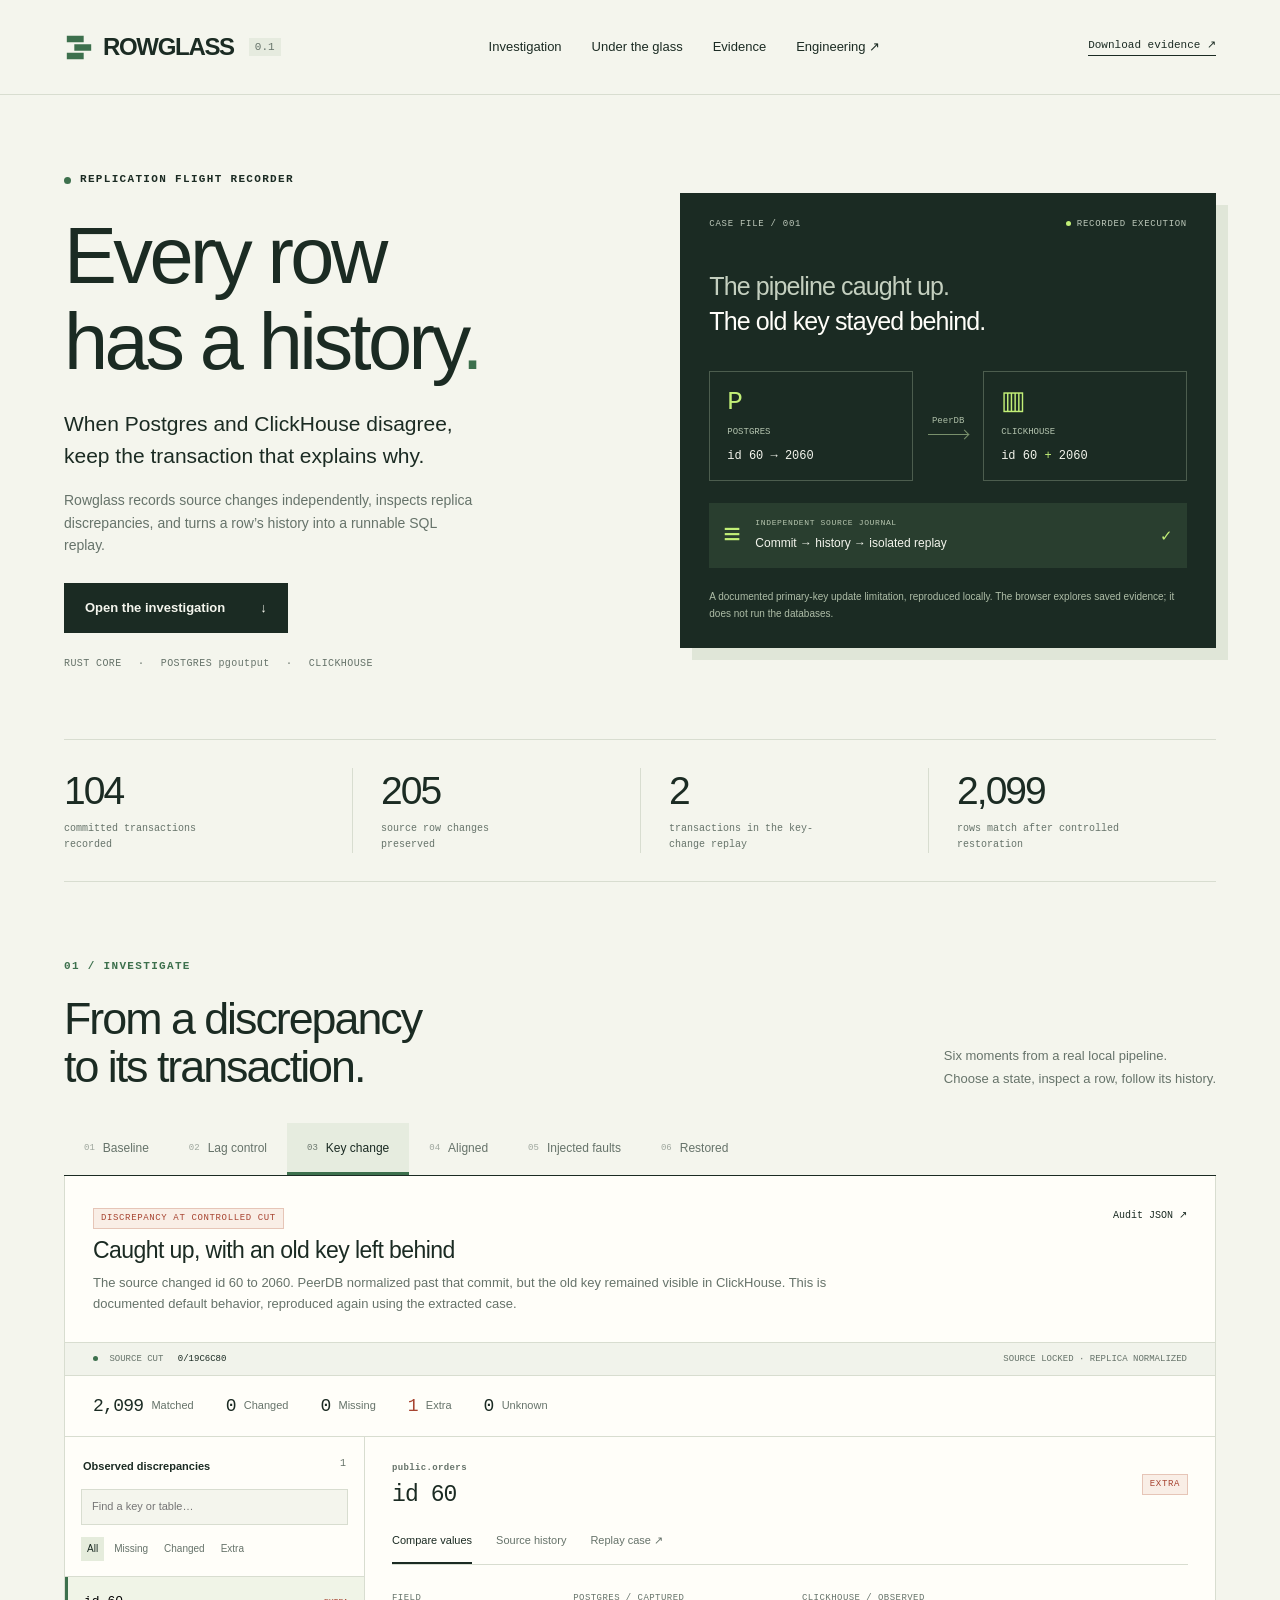
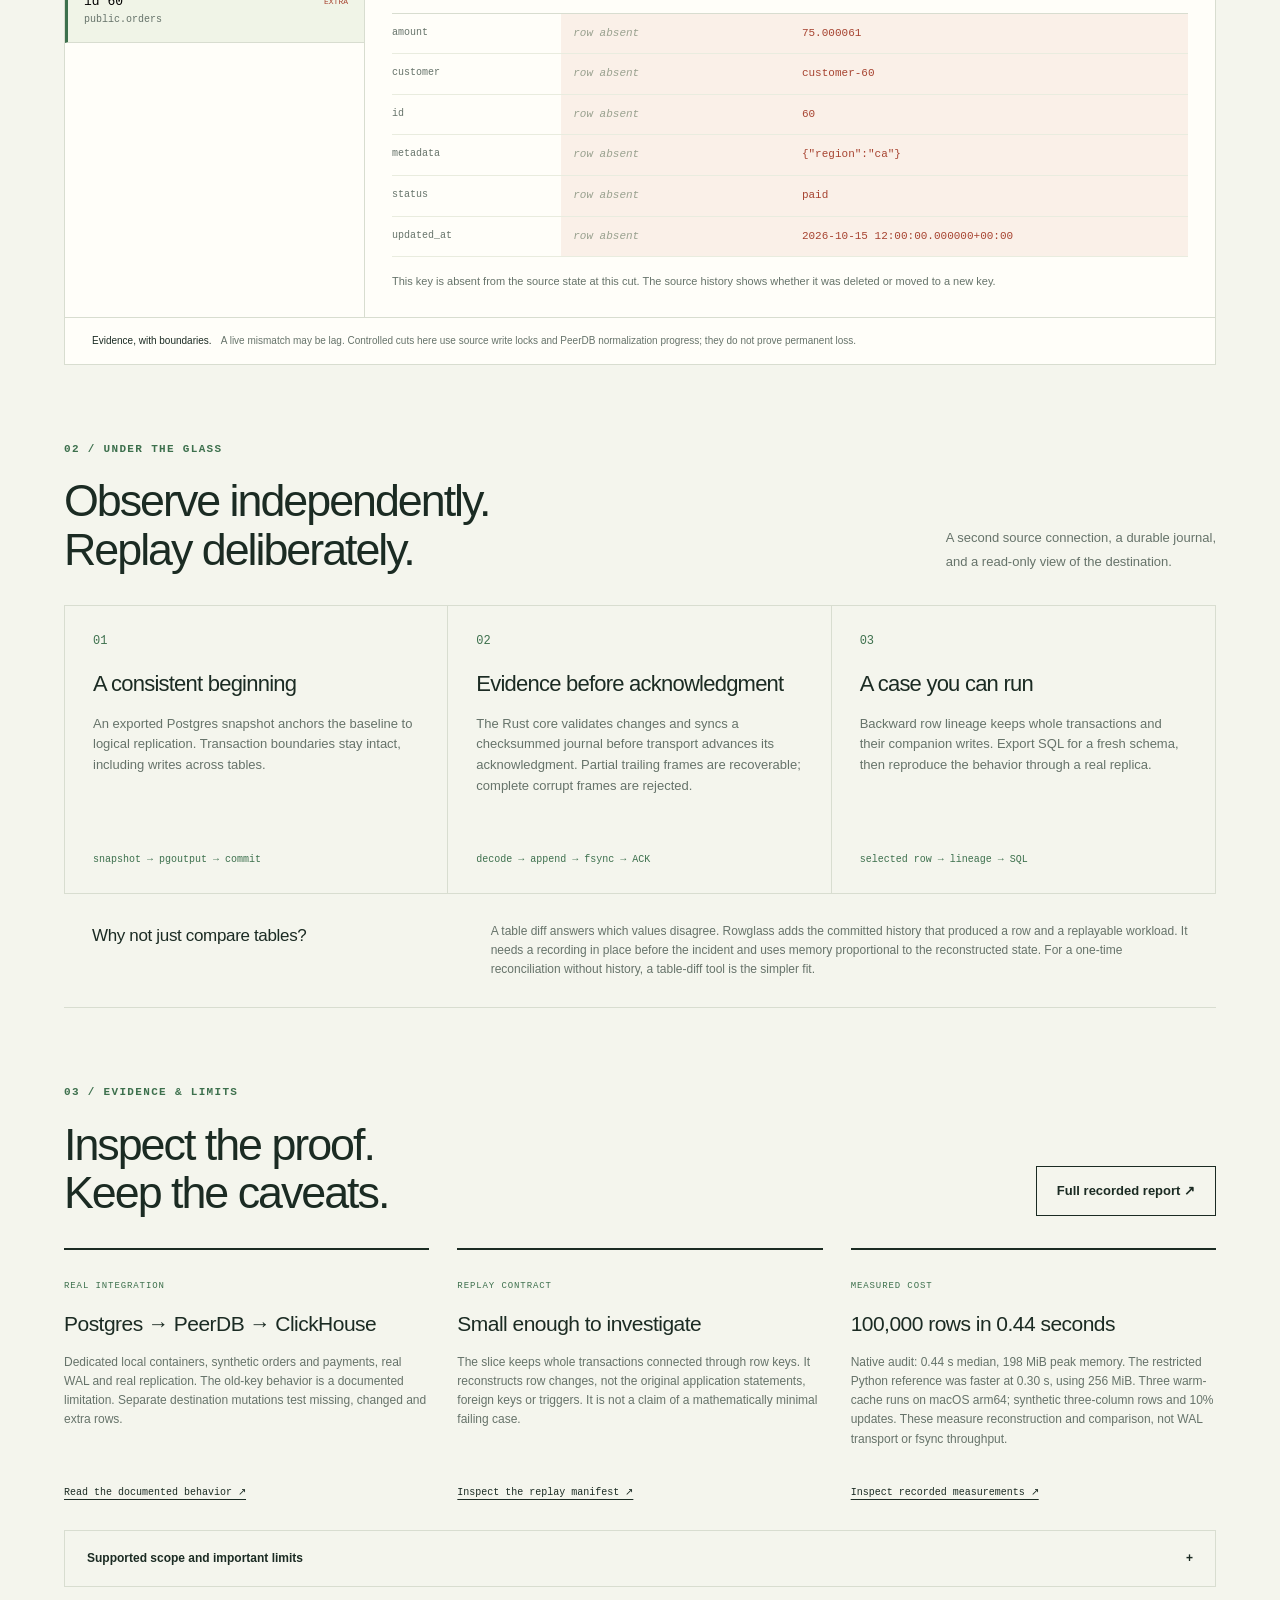
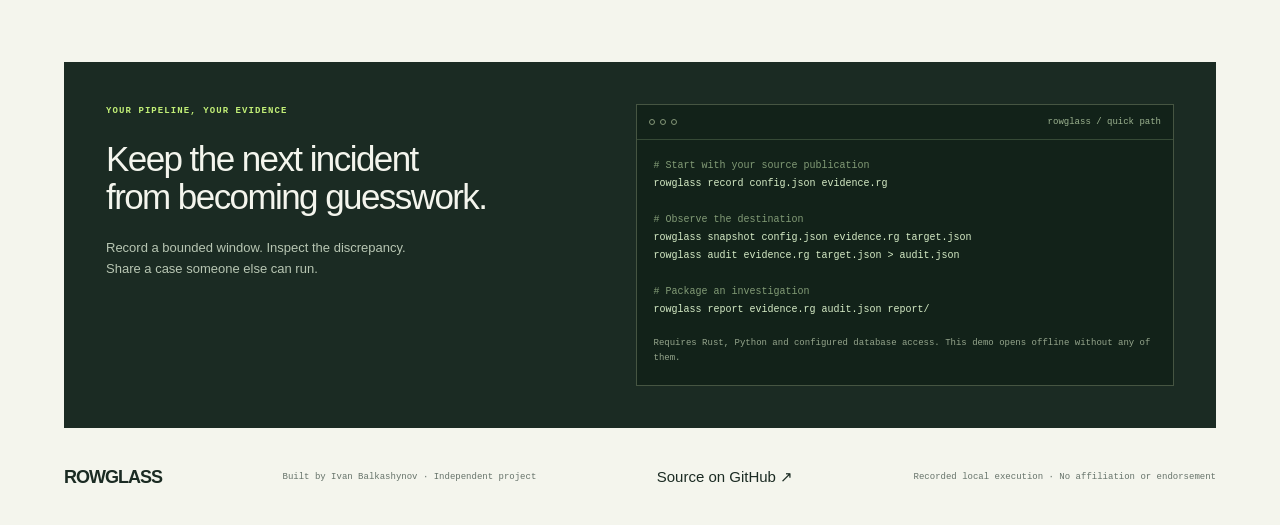
<file: demo/index.html>
<!doctype html>
<html lang="en">
  <head>
    <meta charset="utf-8" />
    <meta name="viewport" content="width=device-width,initial-scale=1" />
    <meta name="theme-color" content="#f4f5ed" />
    <title>Rowglass | Every row has a history</title>
    <meta
      name="description"
      content="An independent replication flight recorder. Trace a ClickHouse discrepancy back to committed Postgres transactions and export a runnable replay."
    />
    <link rel="icon" href="favicon.svg" />
    <link rel="stylesheet" href="style.css?v=7e8582ca4fd9" />
    <script src="data.js" defer></script>
    <script src="app.js" defer></script>
  </head>
  <body>
    <header class="topbar">
      <a class="brand" href="#"
        ><svg viewBox="0 0 32 32" aria-hidden="true">
          <path d="M3 4h18v7H3zm8 9h18v7H11zM3 22h18v7H3z" /></svg
        >ROWGLASS<span class="version">0.1</span></a
      >
      <nav aria-label="Main">
        <a href="#investigate">Investigation</a
        ><a href="#mechanism">Under the glass</a><a href="#evidence">Evidence</a
        ><a id="engineering-link" href="engineering.html" hidden
          >Engineering ↗</a
        >
      </nav>
      <a class="top-download" href="data/report.json" download
        >Download evidence <span>↗</span></a
      >
    </header>
    <main>
      <section class="hero">
        <div>
          <div class="eyebrow">
            <span class="dot"></span> REPLICATION FLIGHT RECORDER
          </div>
          <h1>Every row<br />has a history<span class="green">.</span></h1>
          <p class="lede">
            When Postgres and ClickHouse disagree, keep the transaction that
            explains why.
          </p>
          <p class="hero-detail">
            Rowglass records source changes independently, inspects replica
            discrepancies, and turns a row’s history into a runnable SQL replay.
          </p>
          <a class="button dark" href="#investigate"
            >Open the investigation <span>↓</span></a
          >
          <div class="hero-meta">
            RUST CORE <span>·</span> POSTGRES pgoutput <span>·</span> CLICKHOUSE
          </div>
        </div>
        <div class="hero-visual" aria-label="Recorded key-change investigation">
          <div class="visual-top">
            <span>CASE FILE / 001</span
            ><span class="recorded"
              ><span class="dot"></span> RECORDED EXECUTION</span
            >
          </div>
          <div class="visual-statement">
            The pipeline caught up.<br /><strong
              >The old key stayed behind.</strong
            >
          </div>
          <div class="flow">
            <div class="flow-node">
              <span class="node-symbol">P</span><small>POSTGRES</small
              ><b>id 60 → 2060</b>
            </div>
            <div class="flow-line"><span>PeerDB</span><i></i></div>
            <div class="flow-node destination">
              <span class="node-symbol">▥</span><small>CLICKHOUSE</small
              ><b>id 60 <em>+</em> 2060</b>
            </div>
          </div>
          <div class="evidence-strip">
            <span class="glass-icon">≡</span>
            <div>
              <small>INDEPENDENT SOURCE JOURNAL</small
              ><b>Commit → history → isolated replay</b>
            </div>
            <span class="check">✓</span>
          </div>
          <div class="visual-foot">
            A documented primary-key update limitation, reproduced locally. The
            browser explores saved evidence; it does not run the databases.
          </div>
        </div>
      </section>
      <section class="metrics" aria-label="Recorded run summary">
        <div>
          <span class="metric" id="metric-transactions">…</span
          ><small>committed transactions recorded</small>
        </div>
        <div>
          <span class="metric" id="metric-changes">…</span
          ><small>source row changes preserved</small>
        </div>
        <div>
          <span class="metric" id="metric-replay">…</span
          ><small>transactions in the key-change replay</small>
        </div>
        <div>
          <span class="metric" id="metric-match">…</span
          ><small>rows match after controlled restoration</small>
        </div>
      </section>
      <section id="investigate" class="investigate">
        <div class="section-heading">
          <div>
            <div class="eyebrow">01 / INVESTIGATE</div>
            <h2>From a discrepancy<br />to its transaction.</h2>
          </div>
          <p>
            Six moments from a real local pipeline.<br />Choose a state, inspect
            a row, follow its history.
          </p>
        </div>
        <div
          class="case-tabs"
          role="tablist"
          aria-label="Recorded pipeline states"
          id="cases"
        ></div>
        <div class="workspace">
          <div class="workspace-top">
            <div>
              <span id="case-status" class="status"></span>
              <h3 id="case-title"></h3>
              <p id="case-description"></p>
            </div>
            <a id="audit-download" class="text-link" download>Audit JSON ↗</a>
          </div>
          <div class="cut-bar">
            <span><i class="dot"></i> SOURCE CUT <b id="cut"></b></span
            ><span id="cut-mode"></span>
          </div>
          <div class="counts" id="counts"></div>
          <div class="investigation-grid">
            <aside class="row-list">
              <div class="list-header">
                <b>Observed discrepancies</b><span id="row-count"></span>
              </div>
              <label class="search-label"
                ><span class="sr-only">Find a row by key or table</span
                ><input
                  id="search"
                  type="search"
                  placeholder="Find a key or table…"
              /></label>
              <div class="filters" role="group" aria-label="Discrepancy filter">
                <button data-filter="all" class="active">All</button
                ><button data-filter="missing">Missing</button
                ><button data-filter="changed">Changed</button
                ><button data-filter="unexpected">Extra</button>
              </div>
              <div id="rows"></div>
            </aside>
            <article class="inspector">
              <div id="empty-state" hidden></div>
              <div id="row-detail">
                <div class="row-heading">
                  <div>
                    <span class="eyebrow" id="detail-table"></span>
                    <h3 id="detail-key"></h3>
                  </div>
                  <span class="status" id="detail-kind"></span>
                </div>
                <div
                  class="detail-tabs"
                  role="tablist"
                  aria-label="Row investigation view"
                >
                  <button
                    id="tab-compare"
                    role="tab"
                    aria-selected="true"
                    data-view="compare"
                  >
                    Compare values</button
                  ><button
                    id="tab-history"
                    role="tab"
                    aria-selected="false"
                    data-view="history"
                  >
                    Source history</button
                  ><button
                    id="tab-replay"
                    role="tab"
                    aria-selected="false"
                    data-view="replay"
                  >
                    Replay case <span>↗</span>
                  </button>
                </div>
                <div
                  id="compare-panel"
                  role="tabpanel"
                  aria-labelledby="tab-compare"
                ></div>
                <div
                  id="history-panel"
                  role="tabpanel"
                  aria-labelledby="tab-history"
                  hidden
                ></div>
                <div
                  id="replay-panel"
                  role="tabpanel"
                  aria-labelledby="tab-replay"
                  hidden
                ></div>
              </div>
            </article>
          </div>
          <div class="workspace-foot">
            <span>Evidence, with boundaries.</span> A live mismatch may be lag.
            Controlled cuts here use source write locks and PeerDB normalization
            progress; they do not prove permanent loss.
          </div>
        </div>
      </section>
      <section id="mechanism" class="mechanism">
        <div class="section-heading">
          <div>
            <div class="eyebrow">02 / UNDER THE GLASS</div>
            <h2>Observe independently.<br />Replay deliberately.</h2>
          </div>
          <p>
            A second source connection, a durable journal,<br />and a read-only
            view of the destination.
          </p>
        </div>
        <div class="mechanism-grid">
          <article>
            <span class="step">01</span>
            <h3>A consistent beginning</h3>
            <p>
              An exported Postgres snapshot anchors the baseline to logical
              replication. Transaction boundaries stay intact, including writes
              across tables.
            </p>
            <code>snapshot → pgoutput → commit</code>
          </article>
          <article>
            <span class="step">02</span>
            <h3>Evidence before acknowledgment</h3>
            <p>
              The Rust core validates changes and syncs a checksummed journal
              before transport advances its acknowledgment. Partial trailing
              frames are recoverable; complete corrupt frames are rejected.
            </p>
            <code>decode → append → fsync → ACK</code>
          </article>
          <article>
            <span class="step">03</span>
            <h3>A case you can run</h3>
            <p>
              Backward row lineage keeps whole transactions and their companion
              writes. Export SQL for a fresh schema, then reproduce the behavior
              through a real replica.
            </p>
            <code>selected row → lineage → SQL</code>
          </article>
        </div>
        <div class="tradeoff">
          <b>Why not just compare tables?</b>
          <p>
            A table diff answers which values disagree. Rowglass adds the
            committed history that produced a row and a replayable workload. It
            needs a recording in place before the incident and uses memory
            proportional to the reconstructed state. For a one-time
            reconciliation without history, a table-diff tool is the simpler
            fit.
          </p>
        </div>
      </section>
      <section id="evidence" class="evidence-section">
        <div class="section-heading">
          <div>
            <div class="eyebrow">03 / EVIDENCE & LIMITS</div>
            <h2>Inspect the proof.<br />Keep the caveats.</h2>
          </div>
          <a class="button light" href="data/report.json" download
            >Full recorded report ↗</a
          >
        </div>
        <div class="evidence-grid">
          <article>
            <span class="evidence-label">REAL INTEGRATION</span>
            <h3>Postgres → PeerDB → ClickHouse</h3>
            <p>
              Dedicated local containers, synthetic orders and payments, real
              WAL and real replication. The old-key behavior is a documented
              limitation. Separate destination mutations test missing, changed
              and extra rows.
            </p>
            <a
              href="https://clickhouse.com/docs/integrations/clickpipes/postgres/faq#can-i-update-primary-key-columns-in-postgresql"
              target="_blank"
              rel="noreferrer"
              >Read the documented behavior ↗</a
            >
          </article>
          <article>
            <span class="evidence-label">REPLAY CONTRACT</span>
            <h3>Small enough to investigate</h3>
            <p>
              The slice keeps whole transactions connected through row keys. It
              reconstructs row changes, not the original application statements,
              foreign keys or triggers. It is not a claim of a mathematically
              minimal failing case.
            </p>
            <a id="key-replay-download" href="data/report.json" download
              >Inspect the replay manifest ↗</a
            >
          </article>
          <article>
            <span class="evidence-label">MEASURED COST</span>
            <h3 id="bench-title">Correctness before scale claims</h3>
            <p id="bench-copy">
              Full-state reconstruction and comparison are currently in memory.
              The recorder uses one fsync per committed transaction. Throughput
              depends heavily on transaction size and storage latency.
            </p>
            <a href="data/report.json" download
              >Inspect recorded measurements ↗</a
            >
          </article>
        </div>
        <details class="limitations">
          <summary>Supported scope and important limits <span>+</span></summary>
          <p>
            PostgreSQL protocol v1, UTF-8 text tuples, regular tables with
            explicit primary keys. Exact numeric, JSON, boolean, bytes,
            timestamps and common scalar types are canonicalized; unsupported
            values remain unverifiable. Failover, incomplete bootstrap and
            selected schema changes require a new recording or explicit
            intervention. Transactions above 64 MiB are rejected before
            acknowledgment. Visible maximum-version conflicts are rejected;
            background merges may already have erased older versions. Evidence
            may contain source values, so review it before sharing.
          </p>
        </details>
      </section>
      <section class="try-it">
        <div>
          <div class="eyebrow">YOUR PIPELINE, YOUR EVIDENCE</div>
          <h2>Keep the next incident<br />from becoming guesswork.</h2>
          <p>
            Record a bounded window. Inspect the discrepancy.<br />Share a case
            someone else can run.
          </p>
        </div>
        <div class="terminal">
          <div class="terminal-top">
            <i></i><i></i><i></i><span>rowglass / quick path</span>
          </div>
          <pre><span># Start with your source publication</span>
rowglass record config.json evidence.rg

<span># Observe the destination</span>
rowglass snapshot config.json evidence.rg target.json
rowglass audit evidence.rg target.json &gt; audit.json

<span># Package an investigation</span>
rowglass report evidence.rg audit.json report/</pre>
          <small
            >Requires Rust, Python and configured database access. This demo
            opens offline without any of them.</small
          >
        </div>
      </section>
    </main>
    <footer>
      <a class="brand" href="#">ROWGLASS</a
      ><span>Built by Ivan Balkashynov · Independent project</span
      ><a href="https://github.com/balkashynov/rowglass">Source on GitHub ↗</a
      ><span>Recorded local execution · No affiliation or endorsement</span>
    </footer>
    <noscript
      ><p class="notice">
        This investigation needs JavaScript to explore saved data. The complete
        <a href="data/report.json">JSON report</a> is available without it.
      </p></noscript
    >
  </body>
</html>
</file>
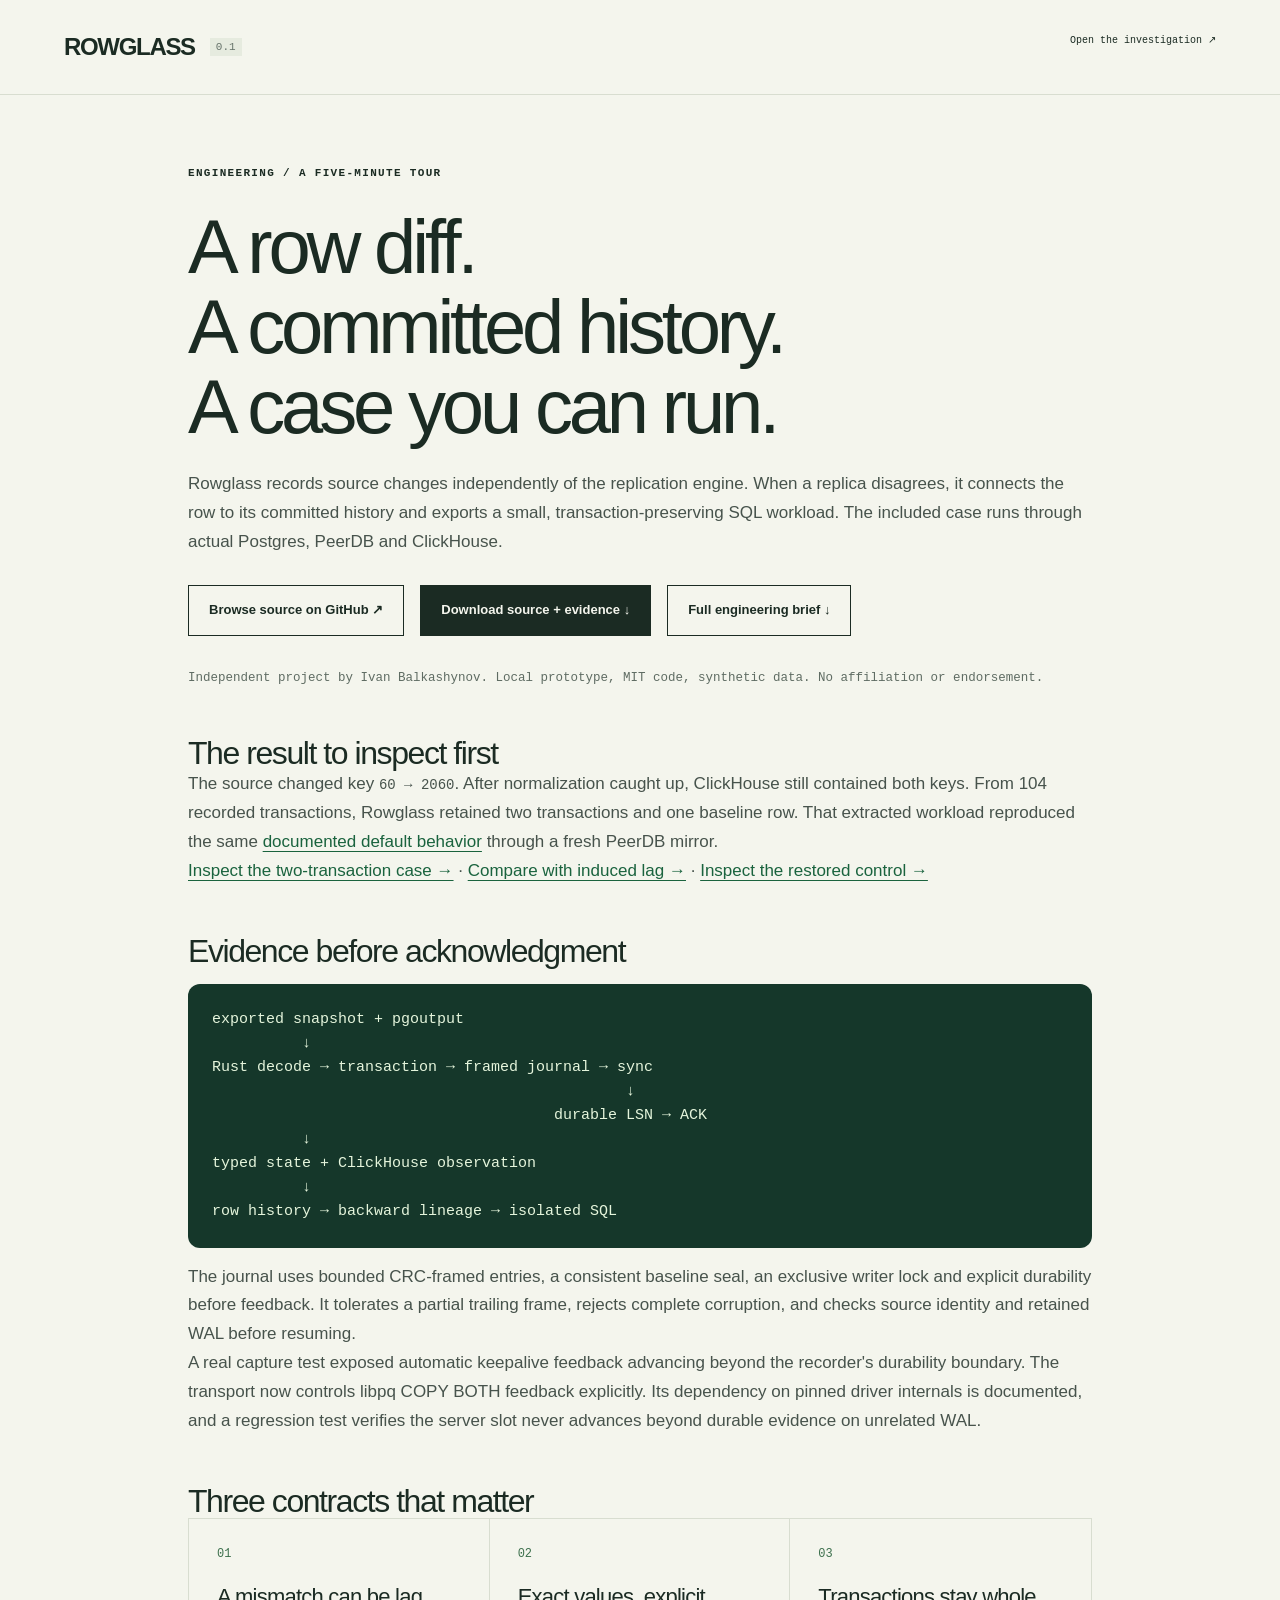
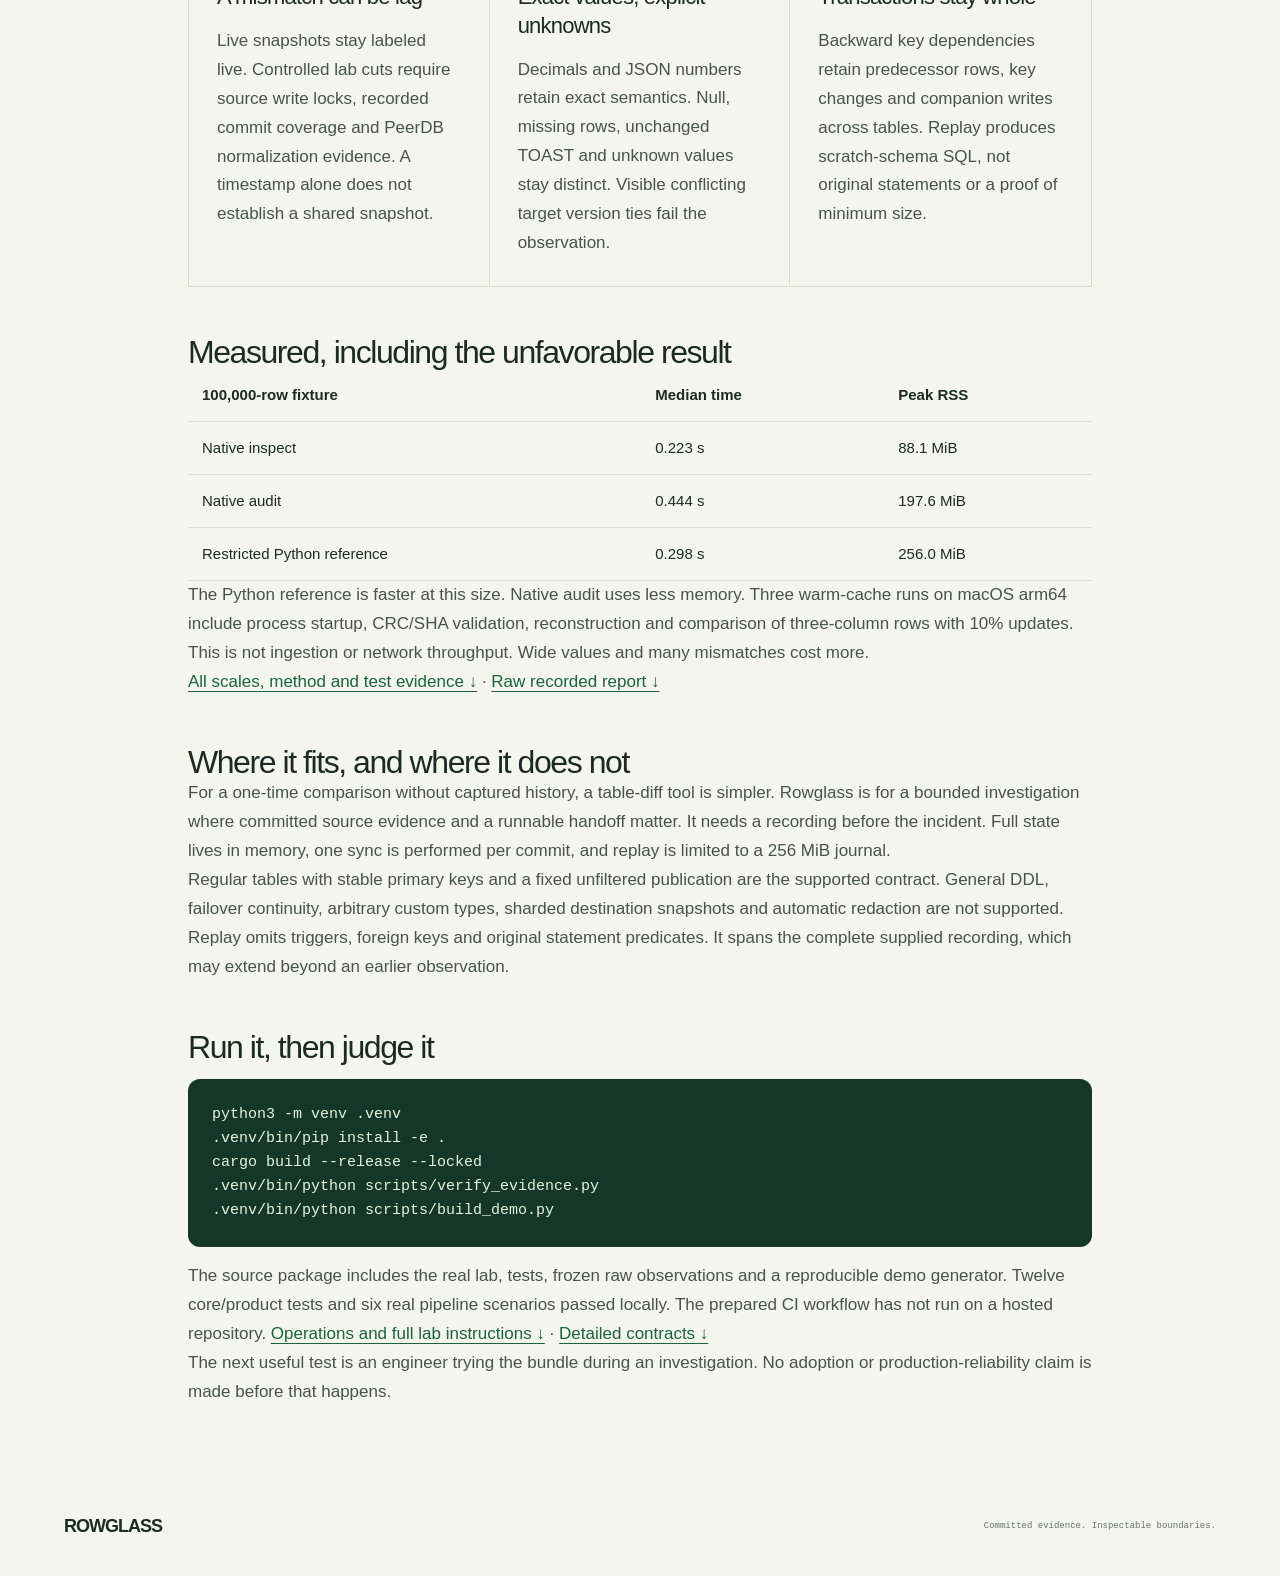
<file: demo/engineering.html>
<!doctype html>
<html lang="en">
  <head>
    <meta charset="utf-8" />
    <meta name="viewport" content="width=device-width,initial-scale=1" />
    <title>Rowglass | Engineering notes</title>
    <meta
      name="description"
      content="The durability, consistency and replay contracts behind Rowglass, with source and measured evidence."
    />
    <link rel="icon" href="favicon.svg" />
    <link rel="stylesheet" href="style.css?v=7e8582ca4fd9" />
    <style>
      .brief {
        max-width: 960px;
        margin: 70px auto;
        padding: 0 28px;
      }
      .brief h1 {
        font-size: clamp(40px, 7vw, 76px);
        line-height: 1.05;
        letter-spacing: -0.055em;
      }
      .brief h2 {
        font-size: 32px;
        margin-top: 48px;
      }
      .brief p,
      .brief li {
        font-size: 17px;
        line-height: 1.7;
        color: #47534c;
      }
      .brief code {
        font-size: 14px;
      }
      .brief pre {
        padding: 24px;
        background: #15372a;
        color: #e5f5dc;
        overflow: auto;
        border-radius: 12px;
      }
      .brief .actions {
        display: flex;
        gap: 16px;
        flex-wrap: wrap;
        margin: 28px 0;
      }
      .brief table {
        border-collapse: collapse;
        width: 100%;
        font-size: 15px;
      }
      .brief th,
      .brief td {
        padding: 14px;
        text-align: left;
        border-bottom: 1px solid #dce1d7;
      }
      .brief small {
        color: #5f6c63;
      }
      .brief a:not(.button) {
        color: #1a633e;
        text-decoration: underline;
        text-underline-offset: 4px;
      }
    </style>
  </head>
  <body>
    <header class="topbar">
      <a class="brand" href="index.html"
        >ROWGLASS<span class="version">0.1</span></a
      ><a class="text-link" href="index.html#case=03-key-change&amp;view=replay"
        >Open the investigation ↗</a
      >
    </header>
    <main class="brief">
      <div class="eyebrow">ENGINEERING / A FIVE-MINUTE TOUR</div>
      <h1>A row diff.<br />A committed history.<br />A case you can run.</h1>
      <p>
        Rowglass records source changes independently of the replication engine.
        When a replica disagrees, it connects the row to its committed history
        and exports a small, transaction-preserving SQL workload. The included
        case runs through actual Postgres, PeerDB and ClickHouse.
      </p>
      <div class="actions">
        <a class="button light" href="https://github.com/balkashynov/rowglass"
          >Browse source on GitHub ↗</a
        >
        <a class="button dark" href="rowglass-source.zip" download
          >Download source + evidence ↓</a
        ><a class="button light" href="notes/ENGINEERING.md" download
          >Full engineering brief ↓</a
        >
      </div>
      <small
        >Independent project by Ivan Balkashynov. Local prototype, MIT code,
        synthetic data. No affiliation or endorsement.</small
      >
      <h2>The result to inspect first</h2>
      <p>
        The source changed key <code>60 → 2060</code>. After normalization
        caught up, ClickHouse still contained both keys. From 104 recorded
        transactions, Rowglass retained two transactions and one baseline row.
        That extracted workload reproduced the same
        <a
          href="https://clickhouse.com/docs/integrations/clickpipes/postgres/faq#can-i-update-primary-key-columns-in-postgresql"
          >documented default behavior</a
        >
        through a fresh PeerDB mirror.
      </p>
      <p>
        <a href="index.html#case=03-key-change&amp;view=replay"
          >Inspect the two-transaction case →</a
        >
        ·
        <a href="index.html#case=02-paused-lag&amp;view=compare"
          >Compare with induced lag →</a
        >
        ·
        <a href="index.html#case=06-restored&amp;view=compare"
          >Inspect the restored control →</a
        >
      </p>
      <h2>Evidence before acknowledgment</h2>
      <pre>
exported snapshot + pgoutput
          ↓
Rust decode → transaction → framed journal → sync
                                              ↓
                                      durable LSN → ACK
          ↓
typed state + ClickHouse observation
          ↓
row history → backward lineage → isolated SQL</pre
      >
      <p>
        The journal uses bounded CRC-framed entries, a consistent baseline seal,
        an exclusive writer lock and explicit durability before feedback. It
        tolerates a partial trailing frame, rejects complete corruption, and
        checks source identity and retained WAL before resuming.
      </p>
      <p>
        A real capture test exposed automatic keepalive feedback advancing
        beyond the recorder's durability boundary. The transport now controls
        libpq COPY BOTH feedback explicitly. Its dependency on pinned driver
        internals is documented, and a regression test verifies the server slot
        never advances beyond durable evidence on unrelated WAL.
      </p>
      <h2>Three contracts that matter</h2>
      <div class="mechanism-grid">
        <article>
          <span class="step">01</span>
          <h3>A mismatch can be lag</h3>
          <p>
            Live snapshots stay labeled live. Controlled lab cuts require source
            write locks, recorded commit coverage and PeerDB normalization
            evidence. A timestamp alone does not establish a shared snapshot.
          </p>
        </article>
        <article>
          <span class="step">02</span>
          <h3>Exact values, explicit unknowns</h3>
          <p>
            Decimals and JSON numbers retain exact semantics. Null, missing
            rows, unchanged TOAST and unknown values stay distinct. Visible
            conflicting target version ties fail the observation.
          </p>
        </article>
        <article>
          <span class="step">03</span>
          <h3>Transactions stay whole</h3>
          <p>
            Backward key dependencies retain predecessor rows, key changes and
            companion writes across tables. Replay produces scratch-schema SQL,
            not original statements or a proof of minimum size.
          </p>
        </article>
      </div>
      <h2>Measured, including the unfavorable result</h2>
      <div class="table-scroll">
        <table>
          <thead>
            <tr>
              <th>100,000-row fixture</th>
              <th>Median time</th>
              <th>Peak RSS</th>
            </tr>
          </thead>
          <tbody>
            <tr>
              <td>Native inspect</td>
              <td>0.223 s</td>
              <td>88.1 MiB</td>
            </tr>
            <tr>
              <td>Native audit</td>
              <td>0.444 s</td>
              <td>197.6 MiB</td>
            </tr>
            <tr>
              <td>Restricted Python reference</td>
              <td>0.298 s</td>
              <td>256.0 MiB</td>
            </tr>
          </tbody>
        </table>
      </div>
      <p>
        The Python reference is faster at this size. Native audit uses less
        memory. Three warm-cache runs on macOS arm64 include process startup,
        CRC/SHA validation, reconstruction and comparison of three-column rows
        with 10% updates. This is not ingestion or network throughput. Wide
        values and many mismatches cost more.
      </p>
      <p>
        <a href="notes/VALIDATION.md" download
          >All scales, method and test evidence ↓</a
        >
        · <a href="data/report.json" download>Raw recorded report ↓</a>
      </p>
      <h2>Where it fits, and where it does not</h2>
      <p>
        For a one-time comparison without captured history, a table-diff tool is
        simpler. Rowglass is for a bounded investigation where committed source
        evidence and a runnable handoff matter. It needs a recording before the
        incident. Full state lives in memory, one sync is performed per commit,
        and replay is limited to a 256 MiB journal.
      </p>
      <p>
        Regular tables with stable primary keys and a fixed unfiltered
        publication are the supported contract. General DDL, failover
        continuity, arbitrary custom types, sharded destination snapshots and
        automatic redaction are not supported. Replay omits triggers, foreign
        keys and original statement predicates. It spans the complete supplied
        recording, which may extend beyond an earlier observation.
      </p>
      <h2>Run it, then judge it</h2>
      <pre>
python3 -m venv .venv
.venv/bin/pip install -e .
cargo build --release --locked
.venv/bin/python scripts/verify_evidence.py
.venv/bin/python scripts/build_demo.py</pre
      >
      <p>
        The source package includes the real lab, tests, frozen raw observations
        and a reproducible demo generator. Twelve core/product tests and six
        real pipeline scenarios passed locally. The prepared CI workflow has not
        run on a hosted repository.
        <a href="notes/OPERATIONS.md" download
          >Operations and full lab instructions ↓</a
        >
        · <a href="notes/DESIGN.md" download>Detailed contracts ↓</a>
      </p>
      <p>
        The next useful test is an engineer trying the bundle during an
        investigation. No adoption or production-reliability claim is made
        before that happens.
      </p>
    </main>
    <footer>
      <a class="brand" href="index.html">ROWGLASS</a
      ><span>Committed evidence. Inspectable boundaries.</span>
    </footer>
  </body>
</html>
</file>
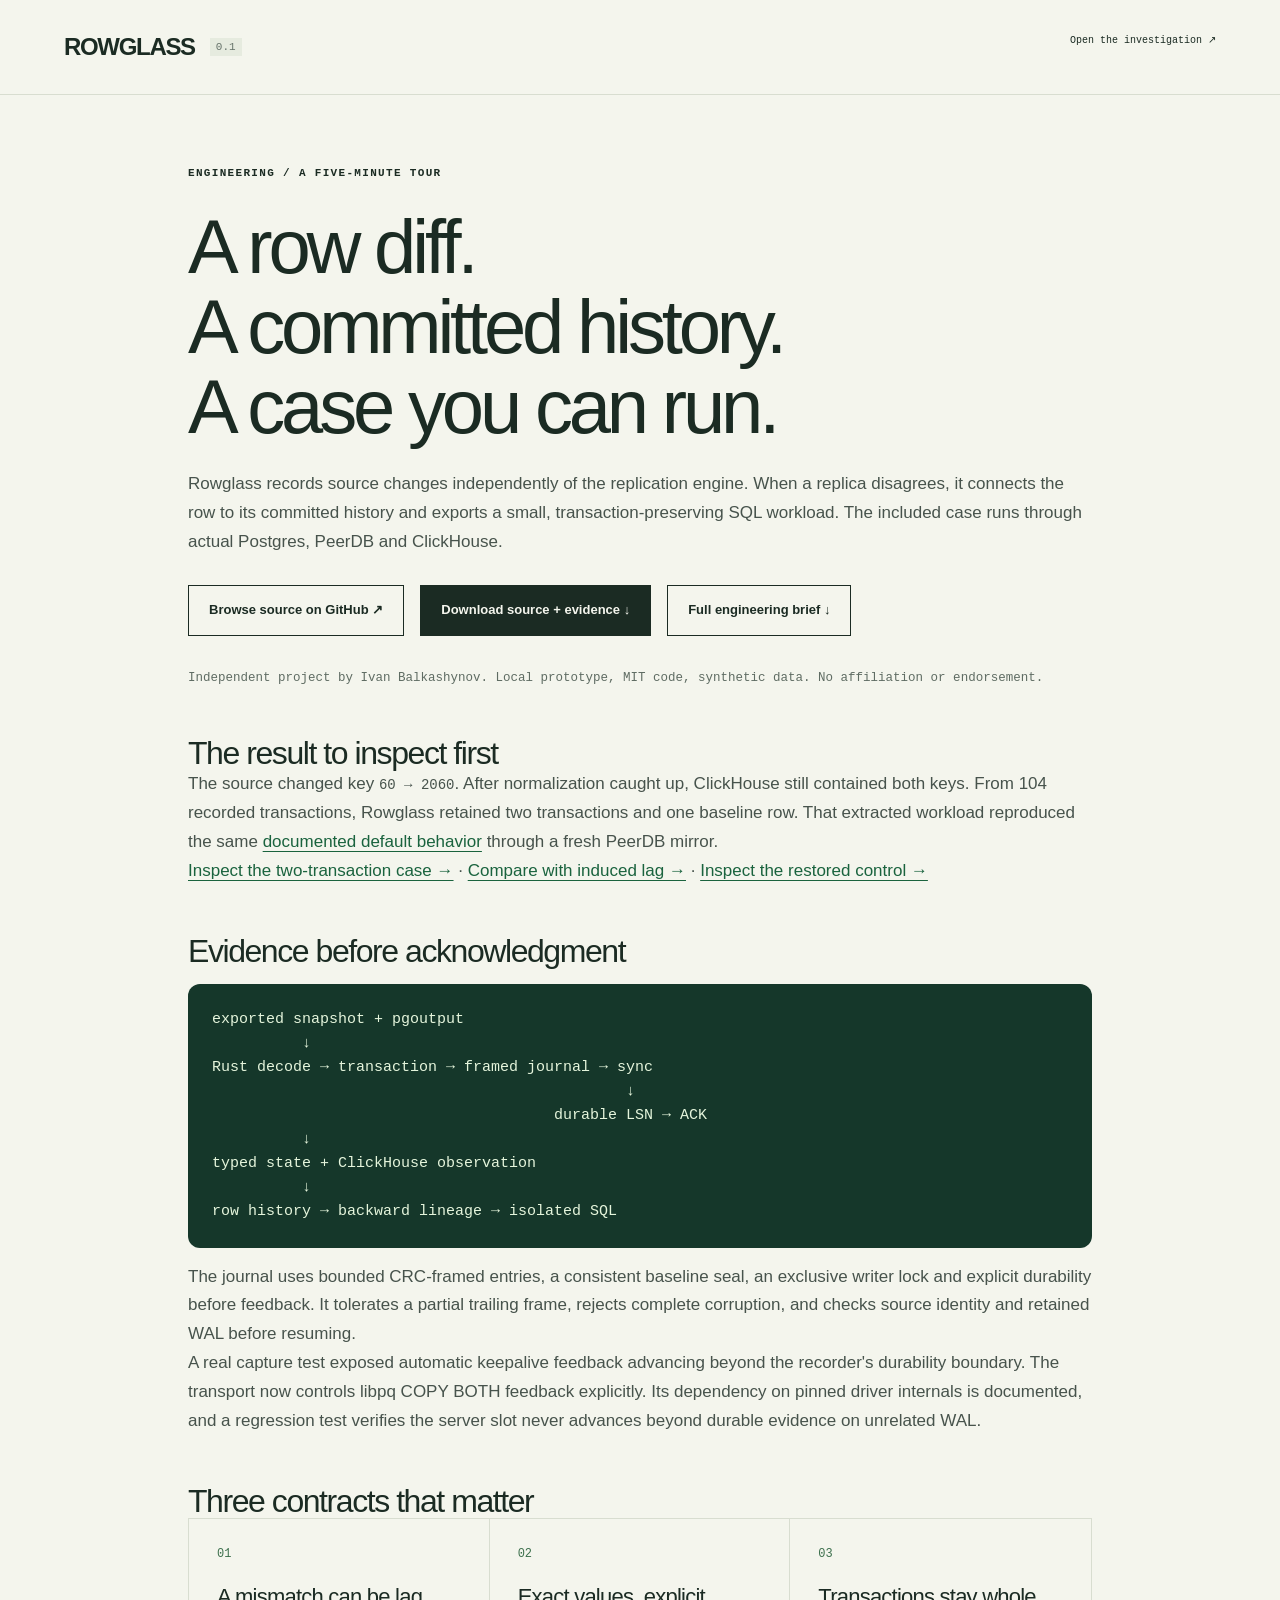
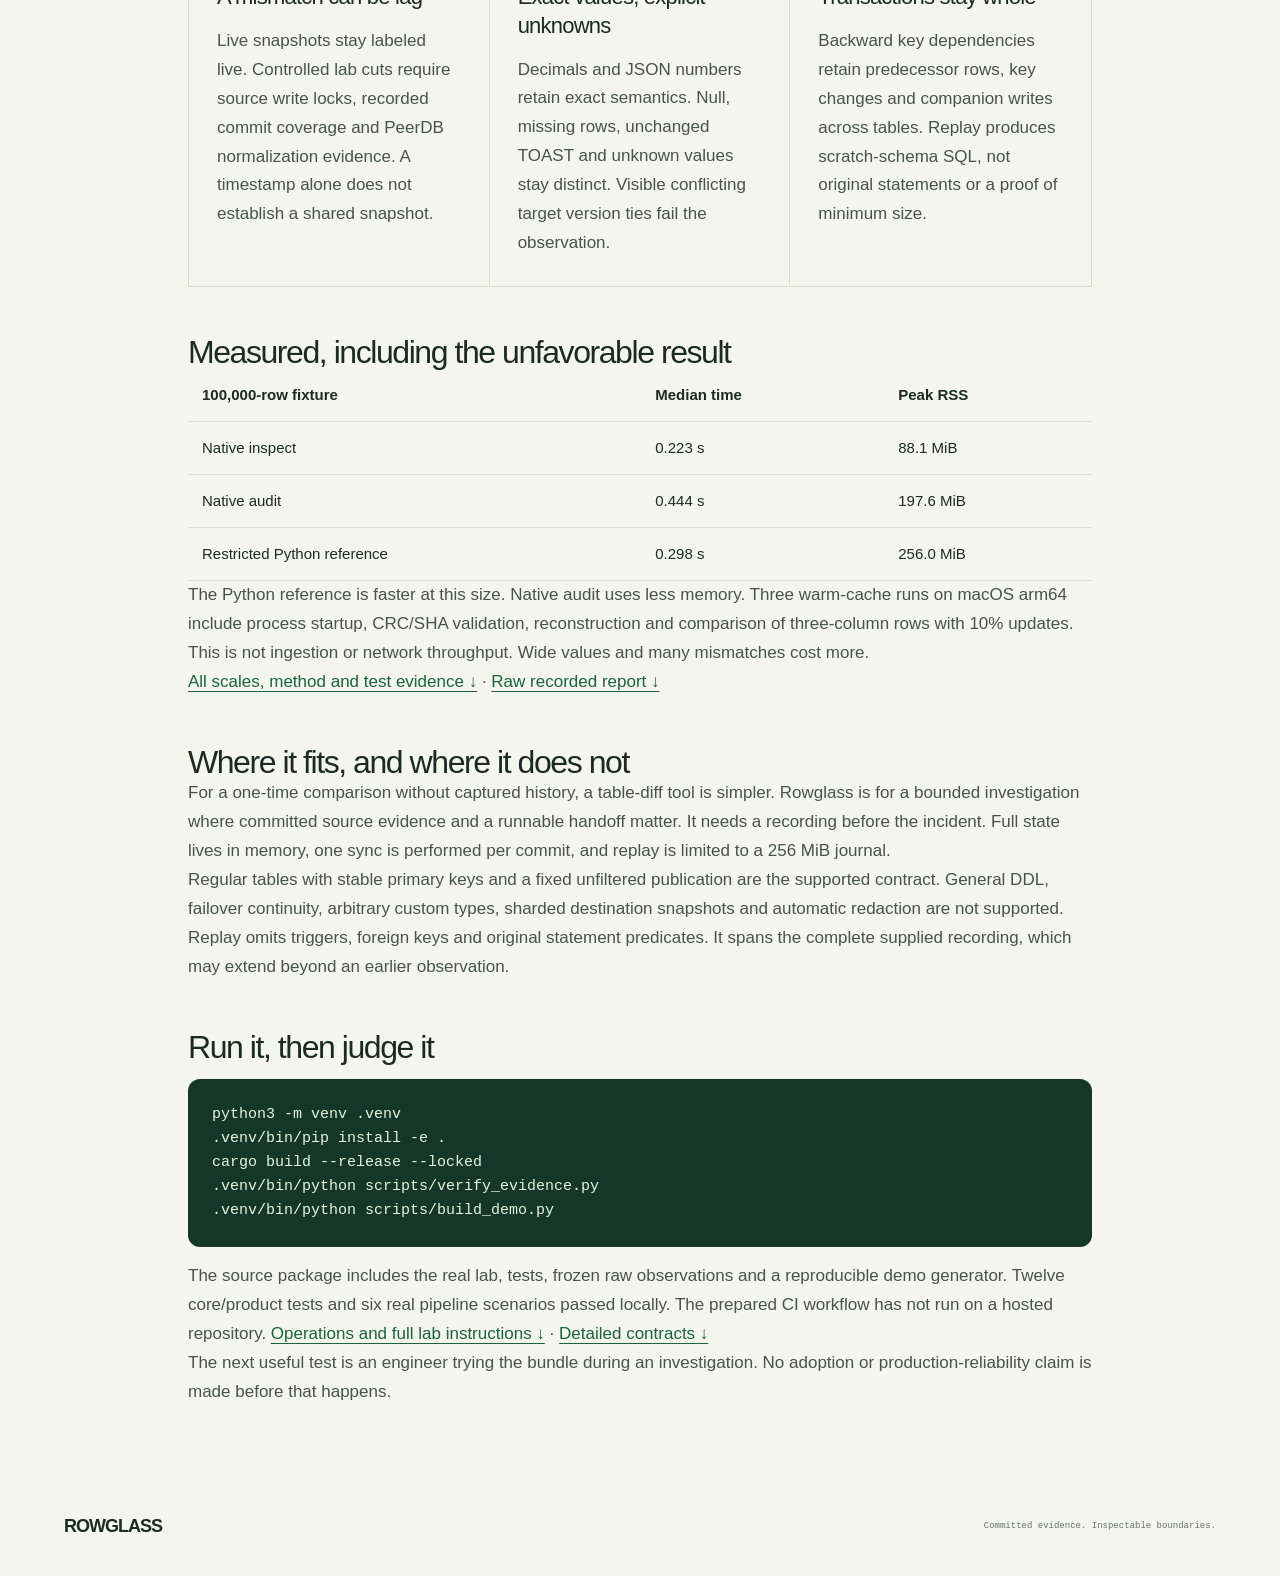
<file: web/engineering.html>
<!doctype html>
<html lang="en">
  <head>
    <meta charset="utf-8" />
    <meta name="viewport" content="width=device-width,initial-scale=1" />
    <title>Rowglass | Engineering notes</title>
    <meta
      name="description"
      content="The durability, consistency and replay contracts behind Rowglass, with source and measured evidence."
    />
    <link rel="icon" href="favicon.svg" />
    <link rel="stylesheet" href="style.css" />
    <style>
      .brief {
        max-width: 960px;
        margin: 70px auto;
        padding: 0 28px;
      }
      .brief h1 {
        font-size: clamp(40px, 7vw, 76px);
        line-height: 1.05;
        letter-spacing: -0.055em;
      }
      .brief h2 {
        font-size: 32px;
        margin-top: 48px;
      }
      .brief p,
      .brief li {
        font-size: 17px;
        line-height: 1.7;
        color: #47534c;
      }
      .brief code {
        font-size: 14px;
      }
      .brief pre {
        padding: 24px;
        background: #15372a;
        color: #e5f5dc;
        overflow: auto;
        border-radius: 12px;
      }
      .brief .actions {
        display: flex;
        gap: 16px;
        flex-wrap: wrap;
        margin: 28px 0;
      }
      .brief table {
        border-collapse: collapse;
        width: 100%;
        font-size: 15px;
      }
      .brief th,
      .brief td {
        padding: 14px;
        text-align: left;
        border-bottom: 1px solid #dce1d7;
      }
      .brief small {
        color: #5f6c63;
      }
      .brief a:not(.button) {
        color: #1a633e;
        text-decoration: underline;
        text-underline-offset: 4px;
      }
    </style>
  </head>
  <body>
    <header class="topbar">
      <a class="brand" href="index.html"
        >ROWGLASS<span class="version">0.1</span></a
      ><a class="text-link" href="index.html#case=03-key-change&amp;view=replay"
        >Open the investigation ↗</a
      >
    </header>
    <main class="brief">
      <div class="eyebrow">ENGINEERING / A FIVE-MINUTE TOUR</div>
      <h1>A row diff.<br />A committed history.<br />A case you can run.</h1>
      <p>
        Rowglass records source changes independently of the replication engine.
        When a replica disagrees, it connects the row to its committed history
        and exports a small, transaction-preserving SQL workload. The included
        case runs through actual Postgres, PeerDB and ClickHouse.
      </p>
      <div class="actions">
        <a class="button light" href="https://github.com/balkashynov/rowglass"
          >Browse source on GitHub ↗</a
        >
        <a class="button dark" href="rowglass-source.zip" download
          >Download source + evidence ↓</a
        ><a class="button light" href="notes/ENGINEERING.md" download
          >Full engineering brief ↓</a
        >
      </div>
      <small
        >Independent project by Ivan Balkashynov. Local prototype, MIT code,
        synthetic data. No affiliation or endorsement.</small
      >
      <h2>The result to inspect first</h2>
      <p>
        The source changed key <code>60 → 2060</code>. After normalization
        caught up, ClickHouse still contained both keys. From 104 recorded
        transactions, Rowglass retained two transactions and one baseline row.
        That extracted workload reproduced the same
        <a
          href="https://clickhouse.com/docs/integrations/clickpipes/postgres/faq#can-i-update-primary-key-columns-in-postgresql"
          >documented default behavior</a
        >
        through a fresh PeerDB mirror.
      </p>
      <p>
        <a href="index.html#case=03-key-change&amp;view=replay"
          >Inspect the two-transaction case →</a
        >
        ·
        <a href="index.html#case=02-paused-lag&amp;view=compare"
          >Compare with induced lag →</a
        >
        ·
        <a href="index.html#case=06-restored&amp;view=compare"
          >Inspect the restored control →</a
        >
      </p>
      <h2>Evidence before acknowledgment</h2>
      <pre>
exported snapshot + pgoutput
          ↓
Rust decode → transaction → framed journal → sync
                                              ↓
                                      durable LSN → ACK
          ↓
typed state + ClickHouse observation
          ↓
row history → backward lineage → isolated SQL</pre
      >
      <p>
        The journal uses bounded CRC-framed entries, a consistent baseline seal,
        an exclusive writer lock and explicit durability before feedback. It
        tolerates a partial trailing frame, rejects complete corruption, and
        checks source identity and retained WAL before resuming.
      </p>
      <p>
        A real capture test exposed automatic keepalive feedback advancing
        beyond the recorder's durability boundary. The transport now controls
        libpq COPY BOTH feedback explicitly. Its dependency on pinned driver
        internals is documented, and a regression test verifies the server slot
        never advances beyond durable evidence on unrelated WAL.
      </p>
      <h2>Three contracts that matter</h2>
      <div class="mechanism-grid">
        <article>
          <span class="step">01</span>
          <h3>A mismatch can be lag</h3>
          <p>
            Live snapshots stay labeled live. Controlled lab cuts require source
            write locks, recorded commit coverage and PeerDB normalization
            evidence. A timestamp alone does not establish a shared snapshot.
          </p>
        </article>
        <article>
          <span class="step">02</span>
          <h3>Exact values, explicit unknowns</h3>
          <p>
            Decimals and JSON numbers retain exact semantics. Null, missing
            rows, unchanged TOAST and unknown values stay distinct. Visible
            conflicting target version ties fail the observation.
          </p>
        </article>
        <article>
          <span class="step">03</span>
          <h3>Transactions stay whole</h3>
          <p>
            Backward key dependencies retain predecessor rows, key changes and
            companion writes across tables. Replay produces scratch-schema SQL,
            not original statements or a proof of minimum size.
          </p>
        </article>
      </div>
      <h2>Measured, including the unfavorable result</h2>
      <div class="table-scroll">
        <table>
          <thead>
            <tr>
              <th>100,000-row fixture</th>
              <th>Median time</th>
              <th>Peak RSS</th>
            </tr>
          </thead>
          <tbody>
            <tr>
              <td>Native inspect</td>
              <td>0.223 s</td>
              <td>88.1 MiB</td>
            </tr>
            <tr>
              <td>Native audit</td>
              <td>0.444 s</td>
              <td>197.6 MiB</td>
            </tr>
            <tr>
              <td>Restricted Python reference</td>
              <td>0.298 s</td>
              <td>256.0 MiB</td>
            </tr>
          </tbody>
        </table>
      </div>
      <p>
        The Python reference is faster at this size. Native audit uses less
        memory. Three warm-cache runs on macOS arm64 include process startup,
        CRC/SHA validation, reconstruction and comparison of three-column rows
        with 10% updates. This is not ingestion or network throughput. Wide
        values and many mismatches cost more.
      </p>
      <p>
        <a href="notes/VALIDATION.md" download
          >All scales, method and test evidence ↓</a
        >
        · <a href="data/report.json" download>Raw recorded report ↓</a>
      </p>
      <h2>Where it fits, and where it does not</h2>
      <p>
        For a one-time comparison without captured history, a table-diff tool is
        simpler. Rowglass is for a bounded investigation where committed source
        evidence and a runnable handoff matter. It needs a recording before the
        incident. Full state lives in memory, one sync is performed per commit,
        and replay is limited to a 256 MiB journal.
      </p>
      <p>
        Regular tables with stable primary keys and a fixed unfiltered
        publication are the supported contract. General DDL, failover
        continuity, arbitrary custom types, sharded destination snapshots and
        automatic redaction are not supported. Replay omits triggers, foreign
        keys and original statement predicates. It spans the complete supplied
        recording, which may extend beyond an earlier observation.
      </p>
      <h2>Run it, then judge it</h2>
      <pre>
python3 -m venv .venv
.venv/bin/pip install -e .
cargo build --release --locked
.venv/bin/python scripts/verify_evidence.py
.venv/bin/python scripts/build_demo.py</pre
      >
      <p>
        The source package includes the real lab, tests, frozen raw observations
        and a reproducible demo generator. Twelve core/product tests and six
        real pipeline scenarios passed locally. The prepared CI workflow has not
        run on a hosted repository.
        <a href="notes/OPERATIONS.md" download
          >Operations and full lab instructions ↓</a
        >
        · <a href="notes/DESIGN.md" download>Detailed contracts ↓</a>
      </p>
      <p>
        The next useful test is an engineer trying the bundle during an
        investigation. No adoption or production-reliability claim is made
        before that happens.
      </p>
    </main>
    <footer>
      <a class="brand" href="index.html">ROWGLASS</a
      ><span>Committed evidence. Inspectable boundaries.</span>
    </footer>
  </body>
</html>
</file>
<file: demo/style.css>
:root {
  --paper: #f4f5ed;
  --white: #fffef9;
  --ink: #1b2b23;
  --muted: #66736a;
  --line: #d8ddd0;
  --green: #3d704d;
  --lime: #c2ef77;
  --red: #a74431;
  --amber: #8c651c;
  --mono: ui-monospace, SFMono-Regular, Consolas, monospace;
}
* {
  box-sizing: border-box;
}
html {
  scroll-behavior: smooth;
  scroll-padding-top: 24px;
}
body {
  margin: 0;
  background: var(--paper);
  color: var(--ink);
  font:
    15px/1.6 -apple-system,
    BlinkMacSystemFont,
    "Segoe UI",
    sans-serif;
}
a {
  color: inherit;
  text-decoration: none;
}
button,
input {
  font: inherit;
}
button,
a,
input,
summary {
  outline-offset: 5px;
}
button:focus-visible,
a:focus-visible,
input:focus-visible,
summary:focus-visible {
  outline: 2px solid var(--green);
}
button {
  cursor: pointer;
}
button:disabled {
  cursor: default;
}
button,
a {
  touch-action: manipulation;
}
h1,
h2,
h3,
p {
  margin: 0;
}
h1,
h2,
h3 {
  font-weight: 520;
  letter-spacing: -0.045em;
  line-height: 1.08;
}
h1 {
  font-size: clamp(55px, 6.2vw, 88px);
  margin: 24px 0;
}
h2 {
  font-size: clamp(34px, 3.5vw, 48px);
}
h3 {
  font-size: 23px;
  letter-spacing: -0.025em;
}
small,
.eyebrow {
  font-family: var(--mono);
}
.topbar,
main,
footer {
  max-width: 1440px;
  margin: auto;
}
.topbar {
  display: flex;
  align-items: center;
  justify-content: space-between;
  padding: 28px 5%;
  border-bottom: 1px solid var(--line);
  gap: 20px;
}
.brand {
  font-weight: 750;
  letter-spacing: -0.055em;
  font-size: 24px;
  display: flex;
  align-items: center;
  gap: 9px;
}
.brand svg {
  width: 30px;
  height: 30px;
  fill: var(--green);
}
.version {
  font: 11px var(--mono);
  color: var(--muted);
  background: #e6ebdf;
  padding: 3px 6px;
  letter-spacing: 0;
  margin-left: 6px;
}
.topbar nav {
  display: flex;
  gap: 30px;
  font-size: 13px;
}
.topbar nav a:hover,
.text-link:hover {
  text-decoration: underline;
}
.top-download {
  font: 11px var(--mono);
  border-bottom: 1px solid var(--ink);
  padding-bottom: 4px;
}
.hero {
  display: grid;
  grid-template-columns: 1fr 1fr;
  gap: 7%;
  padding: 76px 5% 70px;
  align-items: center;
}
.eyebrow {
  font-size: 11px;
  font-weight: 600;
  letter-spacing: 0.12em;
  display: flex;
  align-items: center;
  gap: 9px;
}
.dot {
  display: inline-block;
  width: 7px;
  height: 7px;
  border-radius: 50%;
  background: var(--green);
  flex-shrink: 0;
}
.green {
  color: var(--green);
}
.lede {
  font-size: 21px;
  line-height: 1.5;
  max-width: 430px;
}
.hero-detail {
  color: var(--muted);
  font-size: 14px;
  max-width: 410px;
  margin: 18px 0 26px;
}
.button {
  display: inline-flex;
  align-items: center;
  gap: 35px;
  padding: 14px 20px;
  border: 1px solid var(--ink);
  font-size: 13px;
  font-weight: 600;
}
.button.dark {
  background: var(--ink);
  color: var(--paper);
}
.button.light {
  background: transparent;
}
.button:hover {
  background: var(--green);
  color: white;
  border-color: var(--green);
}
.hero-meta {
  font: 10px var(--mono);
  letter-spacing: 0.04em;
  color: var(--muted);
  margin-top: 25px;
}
.hero-meta span {
  margin: 0 10px;
}
.hero-visual {
  background: var(--ink);
  color: var(--paper);
  padding: 26px 29px;
  min-height: 426px;
  position: relative;
  box-shadow: 12px 12px 0 #e0e6d8;
}
.visual-top {
  display: flex;
  justify-content: space-between;
  gap: 10px;
  font: 9px var(--mono);
  letter-spacing: 0.08em;
  color: #bdc8ba;
}
.recorded {
  display: flex;
  align-items: center;
  gap: 6px;
}
.recorded .dot {
  background: var(--lime);
  width: 5px;
  height: 5px;
}
.visual-statement {
  font-size: 25px;
  line-height: 1.4;
  letter-spacing: -0.035em;
  margin: 40px 0 32px;
  color: #c4cfbf;
}
.visual-statement strong {
  font-weight: 500;
  color: var(--white);
}
.flow {
  display: flex;
  align-items: center;
  gap: 15px;
}
.flow-node {
  flex: 1;
  display: flex;
  flex-direction: column;
  gap: 10px;
  border: 1px solid #4c5d4e;
  padding: 17px;
}
.node-symbol {
  font: 26px var(--mono);
  color: var(--lime);
  line-height: 1;
}
.flow-node small {
  font-size: 9px;
  color: #b4c4af;
}
.flow-node b {
  font: 12px var(--mono);
  white-space: nowrap;
}
.flow-node em {
  color: var(--lime);
  font-style: normal;
}
.flow-line {
  width: 40px;
  align-self: center;
  text-align: center;
  font: 9px var(--mono);
  color: #acbda6;
}
.flow-line i {
  display: block;
  border-top: 1px solid #79906c;
  margin-top: 8px;
  position: relative;
}
.flow-line i:after {
  content: "";
  position: absolute;
  right: 0;
  top: -4px;
  width: 6px;
  height: 6px;
  border: solid #79906c;
  border-width: 1px 1px 0 0;
  transform: rotate(45deg);
}
.evidence-strip {
  display: flex;
  align-items: center;
  gap: 14px;
  background: #293e2f;
  margin-top: 22px;
  padding: 14px;
}
.glass-icon {
  font: 30px var(--mono);
  color: var(--lime);
}
.evidence-strip small {
  display: block;
  font-size: 8px;
  letter-spacing: 0.08em;
  color: #b7c6b0;
}
.evidence-strip b {
  font-size: 12px;
  font-weight: 400;
}
.check {
  color: var(--lime);
  margin-left: auto;
}
.visual-foot {
  font-size: 10px;
  line-height: 1.7;
  color: #aebda7;
  margin-top: 20px;
}
.metrics {
  display: grid;
  grid-template-columns: repeat(4, 1fr);
  border-top: 1px solid var(--line);
  border-bottom: 1px solid var(--line);
  margin: 0 5%;
  padding: 28px 0;
}
.metrics > div {
  border-left: 1px solid var(--line);
  padding: 0 28px;
}
.metrics > div:first-child {
  padding-left: 0;
  border: 0;
}
.metric {
  display: block;
  font-size: 39px;
  line-height: 1.2;
  letter-spacing: -0.05em;
}
.metrics small {
  display: block;
  font: 10px/1.6 var(--mono);
  color: var(--muted);
  max-width: 165px;
  margin-top: 6px;
}
.investigate,
.mechanism,
.evidence-section {
  padding: 76px 5% 0;
}
.section-heading {
  display: flex;
  justify-content: space-between;
  align-items: flex-end;
  gap: 30px;
  margin-bottom: 32px;
}
.section-heading .eyebrow {
  margin-bottom: 18px;
  color: var(--green);
}
.section-heading > p {
  color: var(--muted);
  font-size: 13px;
  line-height: 1.8;
  max-width: 370px;
}
.case-tabs {
  display: flex;
  border-bottom: 1px solid var(--ink);
  gap: 0;
  overflow-x: auto;
  scrollbar-width: thin;
}
.case-tabs button {
  background: transparent;
  border: 0;
  border-bottom: 3px solid transparent;
  white-space: nowrap;
  padding: 16px 20px 14px;
  color: var(--muted);
  font-size: 12px;
  display: flex;
  align-items: center;
  gap: 8px;
}
.case-tabs button span {
  font: 9px var(--mono);
  opacity: 0.6;
}
.case-tabs button.active {
  color: var(--ink);
  border-bottom-color: var(--green);
  background: #e6ecdf;
}
.case-tabs button:hover {
  color: var(--ink);
  background: #e6ecdf;
}
.workspace {
  background: var(--white);
  border: 1px solid var(--line);
  border-top: 0;
}
.workspace-top {
  padding: 27px 28px;
  display: flex;
  justify-content: space-between;
  gap: 20px;
}
.workspace-top h3 {
  margin: 9px 0 10px;
}
.workspace-top p {
  font-size: 13px;
  color: var(--muted);
  max-width: 760px;
}
.status {
  display: inline-flex;
  font: 9px var(--mono);
  letter-spacing: 0.07em;
  text-transform: uppercase;
  border: 1px solid #d5c0a7;
  background: #faf3e7;
  color: var(--amber);
  padding: 3px 7px;
  line-height: 1.5;
}
.status.good {
  color: #3f6544;
  background: #edf3e5;
  border-color: #c6d8bc;
}
.status.bad {
  color: var(--red);
  background: #f9eee6;
  border-color: #e6c5b7;
}
.text-link {
  font: 10px var(--mono);
  white-space: nowrap;
  align-self: flex-start;
  margin-top: 6px;
}
.cut-bar {
  padding: 11px 28px;
  background: #f1f3eb;
  border-top: 1px solid var(--line);
  border-bottom: 1px solid var(--line);
  display: flex;
  justify-content: space-between;
  gap: 15px;
  font: 9px var(--mono);
  color: var(--muted);
}
.cut-bar .dot {
  width: 5px;
  height: 5px;
  margin-right: 6px;
}
.cut-bar b {
  margin-left: 9px;
  font-weight: 500;
  color: var(--ink);
}
.counts {
  display: flex;
  padding: 20px 28px;
  gap: 32px;
  border-bottom: 1px solid var(--line);
  flex-wrap: wrap;
}
.counts div {
  display: flex;
  gap: 8px;
  align-items: center;
  font-size: 11px;
  color: var(--muted);
}
.counts b {
  font: 18px var(--mono);
  letter-spacing: -0.04em;
  color: var(--ink);
}
.counts .bad b {
  color: var(--red);
}
.investigation-grid {
  display: grid;
  grid-template-columns: 300px minmax(0, 1fr);
  min-height: 480px;
}
.row-list {
  border-right: 1px solid var(--line);
}
.list-header {
  display: flex;
  justify-content: space-between;
  padding: 21px 18px 14px;
  font-size: 11px;
}
.list-header b {
  font-weight: 600;
}
.list-header span {
  color: var(--muted);
  font: 10px var(--mono);
}
.search-label {
  display: block;
  margin: 0 16px 12px;
}
.search-label input {
  width: 100%;
  border: 1px solid var(--line);
  background: var(--paper);
  padding: 8px 10px;
  font-size: 11px;
  border-radius: 0;
  color: var(--ink);
}
.filters {
  display: flex;
  gap: 4px;
  padding: 0 16px 15px;
  border-bottom: 1px solid var(--line);
}
.filters button {
  background: transparent;
  border: 0;
  padding: 4px 6px;
  font-size: 10px;
  color: var(--muted);
}
.filters button.active {
  background: #e5ecdc;
  color: var(--ink);
}
#rows {
  max-height: 390px;
  overflow-y: auto;
}
.row-button {
  display: block;
  border: 0;
  border-bottom: 1px solid var(--line);
  border-left: 3px solid transparent;
  width: 100%;
  text-align: left;
  padding: 17px 16px;
  background: transparent;
}
.row-button.active {
  border-left-color: var(--green);
  background: #f0f4e7;
}
.row-button:hover {
  background: #f0f4e7;
}
.row-button-top {
  display: flex;
  justify-content: space-between;
  align-items: center;
}
.row-button b {
  font: 13px var(--mono);
}
.row-button small {
  font: 10px var(--mono);
  color: var(--muted);
  display: block;
  margin-top: 5px;
}
.row-button .kind {
  font: 8px var(--mono);
  text-transform: uppercase;
  color: var(--red);
}
.list-empty {
  font-size: 12px;
  color: var(--muted);
  padding: 20px;
}
.inspector {
  padding: 24px 27px;
  min-width: 0;
}
.row-heading {
  display: flex;
  align-items: center;
  justify-content: space-between;
  gap: 12px;
}
.row-heading .eyebrow {
  font-size: 9px;
  letter-spacing: 0.04em;
  color: var(--muted);
  margin-bottom: 7px;
}
.row-heading h3 {
  font: 23px var(--mono);
  letter-spacing: -0.04em;
}
.detail-tabs {
  display: flex;
  gap: 24px;
  margin: 24px 0 18px;
  border-bottom: 1px solid var(--line);
}
.detail-tabs button {
  background: transparent;
  color: var(--muted);
  font-size: 11px;
  border: 0;
  padding: 0 0 12px;
  border-bottom: 2px solid transparent;
}
.detail-tabs button[aria-selected="true"] {
  color: var(--ink);
  border-bottom-color: var(--ink);
}
.table-scroll {
  overflow: auto;
}
.values {
  border-collapse: collapse;
  width: 100%;
  font: 11px/1.6 var(--mono);
}
.values th {
  text-align: left;
  font: 9px var(--mono);
  letter-spacing: 0.05em;
  color: var(--muted);
  padding: 10px 12px;
  border-bottom: 1px solid var(--line);
}
.values th:first-child {
  padding-left: 0;
}
.values td {
  vertical-align: top;
  padding: 11px 12px;
  border-bottom: 1px solid #e9ecdf;
  max-width: 280px;
  overflow-wrap: anywhere;
}
.values td:first-child {
  padding-left: 0;
  color: var(--muted);
  font-size: 10px;
  min-width: 100px;
}
.values tr.changed td:not(:first-child) {
  background: #faf0e8;
  color: var(--red);
}
.null {
  font-style: italic;
  color: #99a18f;
}
.panel-note {
  font-size: 11px;
  line-height: 1.8;
  color: var(--muted);
  margin-top: 15px;
}
.panel-note strong {
  color: var(--ink);
  font-weight: 500;
}
.history-controls {
  background: #f0f4e7;
  padding: 15px;
  display: flex;
  align-items: center;
  gap: 14px;
  margin-bottom: 18px;
}
.history-controls input {
  flex: 1;
  min-width: 60px;
  accent-color: var(--green);
}
.history-controls output {
  font: 10px var(--mono);
}
.history-step {
  display: flex;
  gap: 13px;
  padding: 13px 0;
  border-bottom: 1px solid var(--line);
  font-size: 11px;
}
.history-dot {
  width: 8px;
  height: 8px;
  background: #c5ceba;
  border-radius: 50%;
  margin-top: 5px;
  flex-shrink: 0;
}
.history-step.selected .history-dot {
  background: var(--green);
}
.history-step b {
  font-weight: 600;
}
.history-step code {
  display: block;
  font: 10px var(--mono);
  color: var(--muted);
  margin-top: 3px;
}
.history-step .status {
  margin-left: auto;
  align-self: flex-start;
}
.replay-numbers {
  display: flex;
  gap: 25px;
  margin: 7px 0 20px;
}
.replay-numbers strong {
  display: block;
  font: 36px var(--mono);
  letter-spacing: -0.06em;
  font-weight: 400;
}
.replay-numbers small {
  font: 9px var(--mono);
  color: var(--muted);
}
.replay-transaction {
  border: 1px solid var(--line);
  margin-top: 8px;
  padding: 12px;
  font: 10px/1.8 var(--mono);
  background: var(--paper);
}
.replay-transaction span {
  color: var(--green);
}
.replay-actions {
  display: flex;
  gap: 18px;
  align-items: center;
  margin-top: 22px;
}
.replay-actions .button {
  padding: 10px 14px;
  font-size: 11px;
  gap: 20px;
}
.replay-actions a:not(.button) {
  font: 10px var(--mono);
  text-decoration: underline;
}
.workspace-foot {
  border-top: 1px solid var(--line);
  padding: 15px 27px;
  font-size: 10px;
  color: var(--muted);
}
.workspace-foot span {
  color: var(--ink);
  margin-right: 7px;
}
#empty-state {
  padding: 80px 25px;
  text-align: center;
}
#empty-state .big-check {
  font-size: 35px;
  color: var(--green);
  margin-bottom: 20px;
}
#empty-state h3 {
  font-size: 26px;
}
#empty-state p {
  color: var(--muted);
  font-size: 12px;
  margin-top: 15px;
}
.mechanism-grid {
  display: grid;
  grid-template-columns: repeat(3, 1fr);
  border: 1px solid var(--line);
}
.mechanism-grid article {
  padding: 28px;
  border-right: 1px solid var(--line);
}
.mechanism-grid article:last-child {
  border: 0;
}
.step {
  font: 12px var(--mono);
  display: block;
  color: var(--green);
  margin-bottom: 22px;
}
.mechanism-grid h3 {
  font-size: 22px;
  line-height: 1.3;
  letter-spacing: -0.035em;
  margin-bottom: 15px;
}
.mechanism-grid p {
  font-size: 13px;
  color: var(--muted);
  min-height: 115px;
}
.mechanism-grid code {
  display: block;
  font: 10px var(--mono);
  color: var(--green);
  margin-top: 25px;
}
.tradeoff {
  display: grid;
  grid-template-columns: 1fr 2fr;
  gap: 50px;
  padding: 28px;
  border-bottom: 1px solid var(--line);
}
.tradeoff b {
  font-size: 17px;
  font-weight: 500;
  letter-spacing: -0.02em;
}
.tradeoff p {
  font-size: 12px;
  color: var(--muted);
}
.evidence-grid {
  display: grid;
  grid-template-columns: repeat(3, 1fr);
  gap: 28px;
}
.evidence-grid article {
  border-top: 2px solid var(--ink);
  padding-top: 21px;
}
.evidence-label {
  font: 9px var(--mono);
  letter-spacing: 0.1em;
  color: var(--green);
}
.evidence-grid h3 {
  font-size: 21px;
  margin: 15px 0;
  line-height: 1.3;
}
.evidence-grid p {
  font-size: 12px;
  color: var(--muted);
  min-height: 115px;
}
.evidence-grid a {
  display: block;
  font: 10px var(--mono);
  margin-top: 18px;
  text-decoration: underline;
  text-underline-offset: 4px;
}
.limitations {
  margin-top: 32px;
  border: 1px solid var(--line);
  padding: 18px 22px;
  font-size: 12px;
}
.limitations summary {
  cursor: pointer;
  list-style: none;
  font-weight: 600;
  display: flex;
  justify-content: space-between;
}
.limitations summary::-webkit-details-marker {
  display: none;
}
.limitations p {
  margin-top: 18px;
  color: var(--muted);
  max-width: 950px;
}
.try-it {
  background: var(--ink);
  color: var(--paper);
  margin: 75px 5% 0;
  padding: 42px;
  display: grid;
  grid-template-columns: 1fr 1.1fr;
  gap: 40px;
}
.try-it .eyebrow {
  color: var(--lime);
  font-size: 9px;
}
.try-it h2 {
  font-size: 35px;
  margin: 22px 0;
}
.try-it p {
  font-size: 13px;
  color: #b8c6b3;
}
.terminal {
  background: #122219;
  border: 1px solid #465542;
  min-width: 0;
}
.terminal-top {
  border-bottom: 1px solid #364a36;
  display: flex;
  align-items: center;
  gap: 5px;
  padding: 12px;
}
.terminal-top i {
  width: 6px;
  height: 6px;
  border: 1px solid #849778;
  border-radius: 50%;
}
.terminal-top span {
  font: 9px var(--mono);
  margin-left: auto;
  color: #9db491;
}
.terminal pre {
  overflow-x: auto;
  font: 10px/1.8 var(--mono);
  padding: 17px;
  margin: 0;
  color: #d7edc7;
}
.terminal pre span {
  color: #839c77;
}
.terminal small {
  display: block;
  padding: 0 17px 18px;
  font: 9px/1.7 var(--mono);
  color: #95a58c;
}
footer {
  padding: 35px 5%;
  display: flex;
  justify-content: space-between;
  align-items: center;
  gap: 25px;
}
footer .brand {
  font-size: 18px;
}
footer span {
  font: 9px/1.6 var(--mono);
  color: var(--muted);
}
.sr-only {
  position: absolute;
  width: 1px;
  height: 1px;
  overflow: hidden;
  clip: rect(0, 0, 0, 0);
  white-space: nowrap;
}
.notice {
  padding: 30px;
}
.error {
  padding: 25px;
  border: 1px solid #a74431;
  color: var(--red);
}
[hidden] {
  display: none !important;
}
@media (min-width: 1600px) {
  .hero {
    gap: 9%;
  }
}
@media (max-width: 1050px) {
  .topbar nav {
    gap: 18px;
  }
  .top-download {
    display: none;
  }
  .hero {
    gap: 5%;
    padding-top: 55px;
  }
  .hero-visual {
    padding: 22px;
    min-height: auto;
  }
  .visual-statement {
    font-size: 23px;
  }
  .flow {
    gap: 9px;
  }
  .flow-node {
    padding: 12px;
  }
  .flow-node b {
    font-size: 11px;
  }
  .flow-line {
    width: 30px;
  }
  .investigation-grid {
    grid-template-columns: 250px minmax(0, 1fr);
  }
  .counts {
    gap: 20px;
  }
  .inspector {
    padding: 22px 18px;
  }
  .mechanism-grid article {
    padding: 22px;
  }
  .mechanism-grid p {
    min-height: 140px;
  }
  .metrics > div {
    padding: 0 20px;
  }
  .metrics small {
    font-size: 9px;
  }
  .try-it {
    padding: 30px;
    gap: 25px;
  }
  .try-it h2 {
    font-size: 30px;
  }
}
@media (max-width: 760px) {
  .topbar {
    padding: 20px 5%;
    flex-wrap: wrap;
  }
  .brand {
    font-size: 20px;
  }
  .topbar nav {
    gap: 16px;
    font-size: 11px;
  }
  .topbar nav a:nth-child(2) {
    display: none;
  }
  .hero {
    grid-template-columns: minmax(0, 1fr);
    padding-top: 40px;
    gap: 35px;
  }
  .hero h1 {
    font-size: 64px;
  }
  .hero .lede {
    font-size: 19px;
  }
  .hero-detail {
    max-width: 100%;
  }
  .hero-visual {
    max-width: 100%;
    padding: 22px;
    box-shadow: 7px 7px 0 #e0e6d8;
  }
  .visual-statement {
    margin: 28px 0 22px;
    font-size: 25px;
  }
  .flow-node {
    min-width: 0;
    padding: 12px 8px;
  }
  .flow-node b {
    font-size: 11px;
    white-space: normal;
  }
  .flow-line {
    width: 32px;
    flex: 0 0 32px;
  }
  .flow {
    gap: 8px;
  }
  .visual-foot {
    font-size: 10px;
  }
  .metrics {
    grid-template-columns: 1fr 1fr;
    gap: 22px;
    padding: 24px 0;
  }
  .metrics > div {
    padding: 0 20px;
  }
  .metrics > div:nth-child(3) {
    padding-left: 0;
    border: 0;
  }
  .metric {
    font-size: 34px;
  }
  .metrics small {
    font-size: 9px;
  }
  .investigate,
  .mechanism,
  .evidence-section {
    padding-top: 55px;
  }
  .section-heading {
    display: block;
  }
  .section-heading > p {
    margin-top: 20px;
  }
  .section-heading > .button {
    margin-top: 22px;
  }
  .case-tabs button {
    padding: 13px 14px;
    font-size: 11px;
  }
  .workspace-top {
    padding: 22px 18px;
  }
  .workspace-top p {
    font-size: 12px;
  }
  .workspace-top .text-link {
    display: none;
  }
  .cut-bar {
    padding: 12px 18px;
    display: block;
    font-size: 8px;
    line-height: 1.8;
  }
  .cut-bar > span {
    display: block;
  }
  .counts {
    padding: 15px 18px;
    gap: 13px;
  }
  .counts div {
    font-size: 9px;
    gap: 5px;
  }
  .counts b {
    font-size: 16px;
  }
  .investigation-grid {
    grid-template-columns: 1fr;
  }
  .row-list {
    border-right: 0;
    border-bottom: 1px solid var(--line);
  }
  .list-header {
    padding-top: 15px;
  }
  .search-label {
    margin-bottom: 9px;
  }
  .filters {
    padding-bottom: 12px;
  }
  #rows {
    max-height: 160px;
    display: flex;
    overflow-x: auto;
    overflow-y: auto;
    flex-wrap: wrap;
  }
  .row-button {
    flex: 1;
    min-width: 150px;
    padding: 12px;
    border-right: 1px solid var(--line);
  }
  .row-button b {
    font-size: 12px;
  }
  .row-button small {
    font-size: 9px;
  }
  .inspector {
    padding: 22px 17px;
    min-height: 360px;
  }
  .detail-tabs {
    gap: 18px;
  }
  .detail-tabs button {
    font-size: 10px;
  }
  .row-heading h3 {
    font-size: 21px;
  }
  .values {
    font-size: 10px;
  }
  .values td {
    min-width: 115px;
    max-width: 200px;
    padding: 10px 9px;
  }
  .values td:first-child {
    font-size: 9px;
    min-width: 90px;
  }
  .values th {
    font-size: 8px;
    padding: 8px 9px;
  }
  .workspace-foot {
    padding: 14px 18px;
    font-size: 9px;
  }
  .mechanism-grid {
    grid-template-columns: 1fr;
  }
  .mechanism-grid article {
    border-right: 0;
    border-bottom: 1px solid var(--line);
    padding: 25px;
  }
  .mechanism-grid p {
    min-height: 0;
  }
  .mechanism-grid code {
    margin-top: 18px;
  }
  .step {
    margin-bottom: 15px;
  }
  .tradeoff {
    grid-template-columns: 1fr;
    gap: 12px;
    padding: 24px 0;
  }
  .evidence-grid {
    grid-template-columns: 1fr;
    gap: 30px;
  }
  .evidence-grid p {
    min-height: 0;
  }
  .evidence-grid a {
    margin-top: 14px;
  }
  .limitations {
    padding: 17px;
    font-size: 11px;
  }
  .try-it {
    grid-template-columns: 1fr;
    padding: 27px 20px;
    margin-top: 50px;
    gap: 25px;
  }
  .try-it h2 {
    font-size: 32px;
  }
  .terminal pre {
    font-size: 9px;
    padding: 14px;
  }
  .terminal small {
    font-size: 8px;
  }
  footer {
    display: block;
    padding: 28px 5%;
  }
  footer span {
    display: block;
    margin-top: 12px;
  }
  footer span:last-child {
    margin-top: 6px;
  }
  #empty-state {
    padding: 45px 10px;
  }
  .replay-numbers {
    gap: 20px;
  }
  .replay-numbers strong {
    font-size: 31px;
  }
  .replay-actions {
    gap: 12px;
  }
  .replay-actions .button {
    font-size: 10px;
    gap: 12px;
  }
}
@media (prefers-reduced-motion: reduce) {
  html {
    scroll-behavior: auto;
  }
}
</file>
<file: web/style.css>
:root {
  --paper: #f4f5ed;
  --white: #fffef9;
  --ink: #1b2b23;
  --muted: #66736a;
  --line: #d8ddd0;
  --green: #3d704d;
  --lime: #c2ef77;
  --red: #a74431;
  --amber: #8c651c;
  --mono: ui-monospace, SFMono-Regular, Consolas, monospace;
}
* {
  box-sizing: border-box;
}
html {
  scroll-behavior: smooth;
  scroll-padding-top: 24px;
}
body {
  margin: 0;
  background: var(--paper);
  color: var(--ink);
  font:
    15px/1.6 -apple-system,
    BlinkMacSystemFont,
    "Segoe UI",
    sans-serif;
}
a {
  color: inherit;
  text-decoration: none;
}
button,
input {
  font: inherit;
}
button,
a,
input,
summary {
  outline-offset: 5px;
}
button:focus-visible,
a:focus-visible,
input:focus-visible,
summary:focus-visible {
  outline: 2px solid var(--green);
}
button {
  cursor: pointer;
}
button:disabled {
  cursor: default;
}
button,
a {
  touch-action: manipulation;
}
h1,
h2,
h3,
p {
  margin: 0;
}
h1,
h2,
h3 {
  font-weight: 520;
  letter-spacing: -0.045em;
  line-height: 1.08;
}
h1 {
  font-size: clamp(55px, 6.2vw, 88px);
  margin: 24px 0;
}
h2 {
  font-size: clamp(34px, 3.5vw, 48px);
}
h3 {
  font-size: 23px;
  letter-spacing: -0.025em;
}
small,
.eyebrow {
  font-family: var(--mono);
}
.topbar,
main,
footer {
  max-width: 1440px;
  margin: auto;
}
.topbar {
  display: flex;
  align-items: center;
  justify-content: space-between;
  padding: 28px 5%;
  border-bottom: 1px solid var(--line);
  gap: 20px;
}
.brand {
  font-weight: 750;
  letter-spacing: -0.055em;
  font-size: 24px;
  display: flex;
  align-items: center;
  gap: 9px;
}
.brand svg {
  width: 30px;
  height: 30px;
  fill: var(--green);
}
.version {
  font: 11px var(--mono);
  color: var(--muted);
  background: #e6ebdf;
  padding: 3px 6px;
  letter-spacing: 0;
  margin-left: 6px;
}
.topbar nav {
  display: flex;
  gap: 30px;
  font-size: 13px;
}
.topbar nav a:hover,
.text-link:hover {
  text-decoration: underline;
}
.top-download {
  font: 11px var(--mono);
  border-bottom: 1px solid var(--ink);
  padding-bottom: 4px;
}
.hero {
  display: grid;
  grid-template-columns: 1fr 1fr;
  gap: 7%;
  padding: 76px 5% 70px;
  align-items: center;
}
.eyebrow {
  font-size: 11px;
  font-weight: 600;
  letter-spacing: 0.12em;
  display: flex;
  align-items: center;
  gap: 9px;
}
.dot {
  display: inline-block;
  width: 7px;
  height: 7px;
  border-radius: 50%;
  background: var(--green);
  flex-shrink: 0;
}
.green {
  color: var(--green);
}
.lede {
  font-size: 21px;
  line-height: 1.5;
  max-width: 430px;
}
.hero-detail {
  color: var(--muted);
  font-size: 14px;
  max-width: 410px;
  margin: 18px 0 26px;
}
.button {
  display: inline-flex;
  align-items: center;
  gap: 35px;
  padding: 14px 20px;
  border: 1px solid var(--ink);
  font-size: 13px;
  font-weight: 600;
}
.button.dark {
  background: var(--ink);
  color: var(--paper);
}
.button.light {
  background: transparent;
}
.button:hover {
  background: var(--green);
  color: white;
  border-color: var(--green);
}
.hero-meta {
  font: 10px var(--mono);
  letter-spacing: 0.04em;
  color: var(--muted);
  margin-top: 25px;
}
.hero-meta span {
  margin: 0 10px;
}
.hero-visual {
  background: var(--ink);
  color: var(--paper);
  padding: 26px 29px;
  min-height: 426px;
  position: relative;
  box-shadow: 12px 12px 0 #e0e6d8;
}
.visual-top {
  display: flex;
  justify-content: space-between;
  gap: 10px;
  font: 9px var(--mono);
  letter-spacing: 0.08em;
  color: #bdc8ba;
}
.recorded {
  display: flex;
  align-items: center;
  gap: 6px;
}
.recorded .dot {
  background: var(--lime);
  width: 5px;
  height: 5px;
}
.visual-statement {
  font-size: 25px;
  line-height: 1.4;
  letter-spacing: -0.035em;
  margin: 40px 0 32px;
  color: #c4cfbf;
}
.visual-statement strong {
  font-weight: 500;
  color: var(--white);
}
.flow {
  display: flex;
  align-items: center;
  gap: 15px;
}
.flow-node {
  flex: 1;
  display: flex;
  flex-direction: column;
  gap: 10px;
  border: 1px solid #4c5d4e;
  padding: 17px;
}
.node-symbol {
  font: 26px var(--mono);
  color: var(--lime);
  line-height: 1;
}
.flow-node small {
  font-size: 9px;
  color: #b4c4af;
}
.flow-node b {
  font: 12px var(--mono);
  white-space: nowrap;
}
.flow-node em {
  color: var(--lime);
  font-style: normal;
}
.flow-line {
  width: 40px;
  align-self: center;
  text-align: center;
  font: 9px var(--mono);
  color: #acbda6;
}
.flow-line i {
  display: block;
  border-top: 1px solid #79906c;
  margin-top: 8px;
  position: relative;
}
.flow-line i:after {
  content: "";
  position: absolute;
  right: 0;
  top: -4px;
  width: 6px;
  height: 6px;
  border: solid #79906c;
  border-width: 1px 1px 0 0;
  transform: rotate(45deg);
}
.evidence-strip {
  display: flex;
  align-items: center;
  gap: 14px;
  background: #293e2f;
  margin-top: 22px;
  padding: 14px;
}
.glass-icon {
  font: 30px var(--mono);
  color: var(--lime);
}
.evidence-strip small {
  display: block;
  font-size: 8px;
  letter-spacing: 0.08em;
  color: #b7c6b0;
}
.evidence-strip b {
  font-size: 12px;
  font-weight: 400;
}
.check {
  color: var(--lime);
  margin-left: auto;
}
.visual-foot {
  font-size: 10px;
  line-height: 1.7;
  color: #aebda7;
  margin-top: 20px;
}
.metrics {
  display: grid;
  grid-template-columns: repeat(4, 1fr);
  border-top: 1px solid var(--line);
  border-bottom: 1px solid var(--line);
  margin: 0 5%;
  padding: 28px 0;
}
.metrics > div {
  border-left: 1px solid var(--line);
  padding: 0 28px;
}
.metrics > div:first-child {
  padding-left: 0;
  border: 0;
}
.metric {
  display: block;
  font-size: 39px;
  line-height: 1.2;
  letter-spacing: -0.05em;
}
.metrics small {
  display: block;
  font: 10px/1.6 var(--mono);
  color: var(--muted);
  max-width: 165px;
  margin-top: 6px;
}
.investigate,
.mechanism,
.evidence-section {
  padding: 76px 5% 0;
}
.section-heading {
  display: flex;
  justify-content: space-between;
  align-items: flex-end;
  gap: 30px;
  margin-bottom: 32px;
}
.section-heading .eyebrow {
  margin-bottom: 18px;
  color: var(--green);
}
.section-heading > p {
  color: var(--muted);
  font-size: 13px;
  line-height: 1.8;
  max-width: 370px;
}
.case-tabs {
  display: flex;
  border-bottom: 1px solid var(--ink);
  gap: 0;
  overflow-x: auto;
  scrollbar-width: thin;
}
.case-tabs button {
  background: transparent;
  border: 0;
  border-bottom: 3px solid transparent;
  white-space: nowrap;
  padding: 16px 20px 14px;
  color: var(--muted);
  font-size: 12px;
  display: flex;
  align-items: center;
  gap: 8px;
}
.case-tabs button span {
  font: 9px var(--mono);
  opacity: 0.6;
}
.case-tabs button.active {
  color: var(--ink);
  border-bottom-color: var(--green);
  background: #e6ecdf;
}
.case-tabs button:hover {
  color: var(--ink);
  background: #e6ecdf;
}
.workspace {
  background: var(--white);
  border: 1px solid var(--line);
  border-top: 0;
}
.workspace-top {
  padding: 27px 28px;
  display: flex;
  justify-content: space-between;
  gap: 20px;
}
.workspace-top h3 {
  margin: 9px 0 10px;
}
.workspace-top p {
  font-size: 13px;
  color: var(--muted);
  max-width: 760px;
}
.status {
  display: inline-flex;
  font: 9px var(--mono);
  letter-spacing: 0.07em;
  text-transform: uppercase;
  border: 1px solid #d5c0a7;
  background: #faf3e7;
  color: var(--amber);
  padding: 3px 7px;
  line-height: 1.5;
}
.status.good {
  color: #3f6544;
  background: #edf3e5;
  border-color: #c6d8bc;
}
.status.bad {
  color: var(--red);
  background: #f9eee6;
  border-color: #e6c5b7;
}
.text-link {
  font: 10px var(--mono);
  white-space: nowrap;
  align-self: flex-start;
  margin-top: 6px;
}
.cut-bar {
  padding: 11px 28px;
  background: #f1f3eb;
  border-top: 1px solid var(--line);
  border-bottom: 1px solid var(--line);
  display: flex;
  justify-content: space-between;
  gap: 15px;
  font: 9px var(--mono);
  color: var(--muted);
}
.cut-bar .dot {
  width: 5px;
  height: 5px;
  margin-right: 6px;
}
.cut-bar b {
  margin-left: 9px;
  font-weight: 500;
  color: var(--ink);
}
.counts {
  display: flex;
  padding: 20px 28px;
  gap: 32px;
  border-bottom: 1px solid var(--line);
  flex-wrap: wrap;
}
.counts div {
  display: flex;
  gap: 8px;
  align-items: center;
  font-size: 11px;
  color: var(--muted);
}
.counts b {
  font: 18px var(--mono);
  letter-spacing: -0.04em;
  color: var(--ink);
}
.counts .bad b {
  color: var(--red);
}
.investigation-grid {
  display: grid;
  grid-template-columns: 300px minmax(0, 1fr);
  min-height: 480px;
}
.row-list {
  border-right: 1px solid var(--line);
}
.list-header {
  display: flex;
  justify-content: space-between;
  padding: 21px 18px 14px;
  font-size: 11px;
}
.list-header b {
  font-weight: 600;
}
.list-header span {
  color: var(--muted);
  font: 10px var(--mono);
}
.search-label {
  display: block;
  margin: 0 16px 12px;
}
.search-label input {
  width: 100%;
  border: 1px solid var(--line);
  background: var(--paper);
  padding: 8px 10px;
  font-size: 11px;
  border-radius: 0;
  color: var(--ink);
}
.filters {
  display: flex;
  gap: 4px;
  padding: 0 16px 15px;
  border-bottom: 1px solid var(--line);
}
.filters button {
  background: transparent;
  border: 0;
  padding: 4px 6px;
  font-size: 10px;
  color: var(--muted);
}
.filters button.active {
  background: #e5ecdc;
  color: var(--ink);
}
#rows {
  max-height: 390px;
  overflow-y: auto;
}
.row-button {
  display: block;
  border: 0;
  border-bottom: 1px solid var(--line);
  border-left: 3px solid transparent;
  width: 100%;
  text-align: left;
  padding: 17px 16px;
  background: transparent;
}
.row-button.active {
  border-left-color: var(--green);
  background: #f0f4e7;
}
.row-button:hover {
  background: #f0f4e7;
}
.row-button-top {
  display: flex;
  justify-content: space-between;
  align-items: center;
}
.row-button b {
  font: 13px var(--mono);
}
.row-button small {
  font: 10px var(--mono);
  color: var(--muted);
  display: block;
  margin-top: 5px;
}
.row-button .kind {
  font: 8px var(--mono);
  text-transform: uppercase;
  color: var(--red);
}
.list-empty {
  font-size: 12px;
  color: var(--muted);
  padding: 20px;
}
.inspector {
  padding: 24px 27px;
  min-width: 0;
}
.row-heading {
  display: flex;
  align-items: center;
  justify-content: space-between;
  gap: 12px;
}
.row-heading .eyebrow {
  font-size: 9px;
  letter-spacing: 0.04em;
  color: var(--muted);
  margin-bottom: 7px;
}
.row-heading h3 {
  font: 23px var(--mono);
  letter-spacing: -0.04em;
}
.detail-tabs {
  display: flex;
  gap: 24px;
  margin: 24px 0 18px;
  border-bottom: 1px solid var(--line);
}
.detail-tabs button {
  background: transparent;
  color: var(--muted);
  font-size: 11px;
  border: 0;
  padding: 0 0 12px;
  border-bottom: 2px solid transparent;
}
.detail-tabs button[aria-selected="true"] {
  color: var(--ink);
  border-bottom-color: var(--ink);
}
.table-scroll {
  overflow: auto;
}
.values {
  border-collapse: collapse;
  width: 100%;
  font: 11px/1.6 var(--mono);
}
.values th {
  text-align: left;
  font: 9px var(--mono);
  letter-spacing: 0.05em;
  color: var(--muted);
  padding: 10px 12px;
  border-bottom: 1px solid var(--line);
}
.values th:first-child {
  padding-left: 0;
}
.values td {
  vertical-align: top;
  padding: 11px 12px;
  border-bottom: 1px solid #e9ecdf;
  max-width: 280px;
  overflow-wrap: anywhere;
}
.values td:first-child {
  padding-left: 0;
  color: var(--muted);
  font-size: 10px;
  min-width: 100px;
}
.values tr.changed td:not(:first-child) {
  background: #faf0e8;
  color: var(--red);
}
.null {
  font-style: italic;
  color: #99a18f;
}
.panel-note {
  font-size: 11px;
  line-height: 1.8;
  color: var(--muted);
  margin-top: 15px;
}
.panel-note strong {
  color: var(--ink);
  font-weight: 500;
}
.history-controls {
  background: #f0f4e7;
  padding: 15px;
  display: flex;
  align-items: center;
  gap: 14px;
  margin-bottom: 18px;
}
.history-controls input {
  flex: 1;
  min-width: 60px;
  accent-color: var(--green);
}
.history-controls output {
  font: 10px var(--mono);
}
.history-step {
  display: flex;
  gap: 13px;
  padding: 13px 0;
  border-bottom: 1px solid var(--line);
  font-size: 11px;
}
.history-dot {
  width: 8px;
  height: 8px;
  background: #c5ceba;
  border-radius: 50%;
  margin-top: 5px;
  flex-shrink: 0;
}
.history-step.selected .history-dot {
  background: var(--green);
}
.history-step b {
  font-weight: 600;
}
.history-step code {
  display: block;
  font: 10px var(--mono);
  color: var(--muted);
  margin-top: 3px;
}
.history-step .status {
  margin-left: auto;
  align-self: flex-start;
}
.replay-numbers {
  display: flex;
  gap: 25px;
  margin: 7px 0 20px;
}
.replay-numbers strong {
  display: block;
  font: 36px var(--mono);
  letter-spacing: -0.06em;
  font-weight: 400;
}
.replay-numbers small {
  font: 9px var(--mono);
  color: var(--muted);
}
.replay-transaction {
  border: 1px solid var(--line);
  margin-top: 8px;
  padding: 12px;
  font: 10px/1.8 var(--mono);
  background: var(--paper);
}
.replay-transaction span {
  color: var(--green);
}
.replay-actions {
  display: flex;
  gap: 18px;
  align-items: center;
  margin-top: 22px;
}
.replay-actions .button {
  padding: 10px 14px;
  font-size: 11px;
  gap: 20px;
}
.replay-actions a:not(.button) {
  font: 10px var(--mono);
  text-decoration: underline;
}
.workspace-foot {
  border-top: 1px solid var(--line);
  padding: 15px 27px;
  font-size: 10px;
  color: var(--muted);
}
.workspace-foot span {
  color: var(--ink);
  margin-right: 7px;
}
#empty-state {
  padding: 80px 25px;
  text-align: center;
}
#empty-state .big-check {
  font-size: 35px;
  color: var(--green);
  margin-bottom: 20px;
}
#empty-state h3 {
  font-size: 26px;
}
#empty-state p {
  color: var(--muted);
  font-size: 12px;
  margin-top: 15px;
}
.mechanism-grid {
  display: grid;
  grid-template-columns: repeat(3, 1fr);
  border: 1px solid var(--line);
}
.mechanism-grid article {
  padding: 28px;
  border-right: 1px solid var(--line);
}
.mechanism-grid article:last-child {
  border: 0;
}
.step {
  font: 12px var(--mono);
  display: block;
  color: var(--green);
  margin-bottom: 22px;
}
.mechanism-grid h3 {
  font-size: 22px;
  line-height: 1.3;
  letter-spacing: -0.035em;
  margin-bottom: 15px;
}
.mechanism-grid p {
  font-size: 13px;
  color: var(--muted);
  min-height: 115px;
}
.mechanism-grid code {
  display: block;
  font: 10px var(--mono);
  color: var(--green);
  margin-top: 25px;
}
.tradeoff {
  display: grid;
  grid-template-columns: 1fr 2fr;
  gap: 50px;
  padding: 28px;
  border-bottom: 1px solid var(--line);
}
.tradeoff b {
  font-size: 17px;
  font-weight: 500;
  letter-spacing: -0.02em;
}
.tradeoff p {
  font-size: 12px;
  color: var(--muted);
}
.evidence-grid {
  display: grid;
  grid-template-columns: repeat(3, 1fr);
  gap: 28px;
}
.evidence-grid article {
  border-top: 2px solid var(--ink);
  padding-top: 21px;
}
.evidence-label {
  font: 9px var(--mono);
  letter-spacing: 0.1em;
  color: var(--green);
}
.evidence-grid h3 {
  font-size: 21px;
  margin: 15px 0;
  line-height: 1.3;
}
.evidence-grid p {
  font-size: 12px;
  color: var(--muted);
  min-height: 115px;
}
.evidence-grid a {
  display: block;
  font: 10px var(--mono);
  margin-top: 18px;
  text-decoration: underline;
  text-underline-offset: 4px;
}
.limitations {
  margin-top: 32px;
  border: 1px solid var(--line);
  padding: 18px 22px;
  font-size: 12px;
}
.limitations summary {
  cursor: pointer;
  list-style: none;
  font-weight: 600;
  display: flex;
  justify-content: space-between;
}
.limitations summary::-webkit-details-marker {
  display: none;
}
.limitations p {
  margin-top: 18px;
  color: var(--muted);
  max-width: 950px;
}
.try-it {
  background: var(--ink);
  color: var(--paper);
  margin: 75px 5% 0;
  padding: 42px;
  display: grid;
  grid-template-columns: 1fr 1.1fr;
  gap: 40px;
}
.try-it .eyebrow {
  color: var(--lime);
  font-size: 9px;
}
.try-it h2 {
  font-size: 35px;
  margin: 22px 0;
}
.try-it p {
  font-size: 13px;
  color: #b8c6b3;
}
.terminal {
  background: #122219;
  border: 1px solid #465542;
  min-width: 0;
}
.terminal-top {
  border-bottom: 1px solid #364a36;
  display: flex;
  align-items: center;
  gap: 5px;
  padding: 12px;
}
.terminal-top i {
  width: 6px;
  height: 6px;
  border: 1px solid #849778;
  border-radius: 50%;
}
.terminal-top span {
  font: 9px var(--mono);
  margin-left: auto;
  color: #9db491;
}
.terminal pre {
  overflow-x: auto;
  font: 10px/1.8 var(--mono);
  padding: 17px;
  margin: 0;
  color: #d7edc7;
}
.terminal pre span {
  color: #839c77;
}
.terminal small {
  display: block;
  padding: 0 17px 18px;
  font: 9px/1.7 var(--mono);
  color: #95a58c;
}
footer {
  padding: 35px 5%;
  display: flex;
  justify-content: space-between;
  align-items: center;
  gap: 25px;
}
footer .brand {
  font-size: 18px;
}
footer span {
  font: 9px/1.6 var(--mono);
  color: var(--muted);
}
.sr-only {
  position: absolute;
  width: 1px;
  height: 1px;
  overflow: hidden;
  clip: rect(0, 0, 0, 0);
  white-space: nowrap;
}
.notice {
  padding: 30px;
}
.error {
  padding: 25px;
  border: 1px solid #a74431;
  color: var(--red);
}
[hidden] {
  display: none !important;
}
@media (min-width: 1600px) {
  .hero {
    gap: 9%;
  }
}
@media (max-width: 1050px) {
  .topbar nav {
    gap: 18px;
  }
  .top-download {
    display: none;
  }
  .hero {
    gap: 5%;
    padding-top: 55px;
  }
  .hero-visual {
    padding: 22px;
    min-height: auto;
  }
  .visual-statement {
    font-size: 23px;
  }
  .flow {
    gap: 9px;
  }
  .flow-node {
    padding: 12px;
  }
  .flow-node b {
    font-size: 11px;
  }
  .flow-line {
    width: 30px;
  }
  .investigation-grid {
    grid-template-columns: 250px minmax(0, 1fr);
  }
  .counts {
    gap: 20px;
  }
  .inspector {
    padding: 22px 18px;
  }
  .mechanism-grid article {
    padding: 22px;
  }
  .mechanism-grid p {
    min-height: 140px;
  }
  .metrics > div {
    padding: 0 20px;
  }
  .metrics small {
    font-size: 9px;
  }
  .try-it {
    padding: 30px;
    gap: 25px;
  }
  .try-it h2 {
    font-size: 30px;
  }
}
@media (max-width: 760px) {
  .topbar {
    padding: 20px 5%;
    flex-wrap: wrap;
  }
  .brand {
    font-size: 20px;
  }
  .topbar nav {
    gap: 16px;
    font-size: 11px;
  }
  .topbar nav a:nth-child(2) {
    display: none;
  }
  .hero {
    grid-template-columns: minmax(0, 1fr);
    padding-top: 40px;
    gap: 35px;
  }
  .hero h1 {
    font-size: 64px;
  }
  .hero .lede {
    font-size: 19px;
  }
  .hero-detail {
    max-width: 100%;
  }
  .hero-visual {
    max-width: 100%;
    padding: 22px;
    box-shadow: 7px 7px 0 #e0e6d8;
  }
  .visual-statement {
    margin: 28px 0 22px;
    font-size: 25px;
  }
  .flow-node {
    min-width: 0;
    padding: 12px 8px;
  }
  .flow-node b {
    font-size: 11px;
    white-space: normal;
  }
  .flow-line {
    width: 32px;
    flex: 0 0 32px;
  }
  .flow {
    gap: 8px;
  }
  .visual-foot {
    font-size: 10px;
  }
  .metrics {
    grid-template-columns: 1fr 1fr;
    gap: 22px;
    padding: 24px 0;
  }
  .metrics > div {
    padding: 0 20px;
  }
  .metrics > div:nth-child(3) {
    padding-left: 0;
    border: 0;
  }
  .metric {
    font-size: 34px;
  }
  .metrics small {
    font-size: 9px;
  }
  .investigate,
  .mechanism,
  .evidence-section {
    padding-top: 55px;
  }
  .section-heading {
    display: block;
  }
  .section-heading > p {
    margin-top: 20px;
  }
  .section-heading > .button {
    margin-top: 22px;
  }
  .case-tabs button {
    padding: 13px 14px;
    font-size: 11px;
  }
  .workspace-top {
    padding: 22px 18px;
  }
  .workspace-top p {
    font-size: 12px;
  }
  .workspace-top .text-link {
    display: none;
  }
  .cut-bar {
    padding: 12px 18px;
    display: block;
    font-size: 8px;
    line-height: 1.8;
  }
  .cut-bar > span {
    display: block;
  }
  .counts {
    padding: 15px 18px;
    gap: 13px;
  }
  .counts div {
    font-size: 9px;
    gap: 5px;
  }
  .counts b {
    font-size: 16px;
  }
  .investigation-grid {
    grid-template-columns: 1fr;
  }
  .row-list {
    border-right: 0;
    border-bottom: 1px solid var(--line);
  }
  .list-header {
    padding-top: 15px;
  }
  .search-label {
    margin-bottom: 9px;
  }
  .filters {
    padding-bottom: 12px;
  }
  #rows {
    max-height: 160px;
    display: flex;
    overflow-x: auto;
    overflow-y: auto;
    flex-wrap: wrap;
  }
  .row-button {
    flex: 1;
    min-width: 150px;
    padding: 12px;
    border-right: 1px solid var(--line);
  }
  .row-button b {
    font-size: 12px;
  }
  .row-button small {
    font-size: 9px;
  }
  .inspector {
    padding: 22px 17px;
    min-height: 360px;
  }
  .detail-tabs {
    gap: 18px;
  }
  .detail-tabs button {
    font-size: 10px;
  }
  .row-heading h3 {
    font-size: 21px;
  }
  .values {
    font-size: 10px;
  }
  .values td {
    min-width: 115px;
    max-width: 200px;
    padding: 10px 9px;
  }
  .values td:first-child {
    font-size: 9px;
    min-width: 90px;
  }
  .values th {
    font-size: 8px;
    padding: 8px 9px;
  }
  .workspace-foot {
    padding: 14px 18px;
    font-size: 9px;
  }
  .mechanism-grid {
    grid-template-columns: 1fr;
  }
  .mechanism-grid article {
    border-right: 0;
    border-bottom: 1px solid var(--line);
    padding: 25px;
  }
  .mechanism-grid p {
    min-height: 0;
  }
  .mechanism-grid code {
    margin-top: 18px;
  }
  .step {
    margin-bottom: 15px;
  }
  .tradeoff {
    grid-template-columns: 1fr;
    gap: 12px;
    padding: 24px 0;
  }
  .evidence-grid {
    grid-template-columns: 1fr;
    gap: 30px;
  }
  .evidence-grid p {
    min-height: 0;
  }
  .evidence-grid a {
    margin-top: 14px;
  }
  .limitations {
    padding: 17px;
    font-size: 11px;
  }
  .try-it {
    grid-template-columns: 1fr;
    padding: 27px 20px;
    margin-top: 50px;
    gap: 25px;
  }
  .try-it h2 {
    font-size: 32px;
  }
  .terminal pre {
    font-size: 9px;
    padding: 14px;
  }
  .terminal small {
    font-size: 8px;
  }
  footer {
    display: block;
    padding: 28px 5%;
  }
  footer span {
    display: block;
    margin-top: 12px;
  }
  footer span:last-child {
    margin-top: 6px;
  }
  #empty-state {
    padding: 45px 10px;
  }
  .replay-numbers {
    gap: 20px;
  }
  .replay-numbers strong {
    font-size: 31px;
  }
  .replay-actions {
    gap: 12px;
  }
  .replay-actions .button {
    font-size: 10px;
    gap: 12px;
  }
}
@media (prefers-reduced-motion: reduce) {
  html {
    scroll-behavior: auto;
  }
}
</file>
